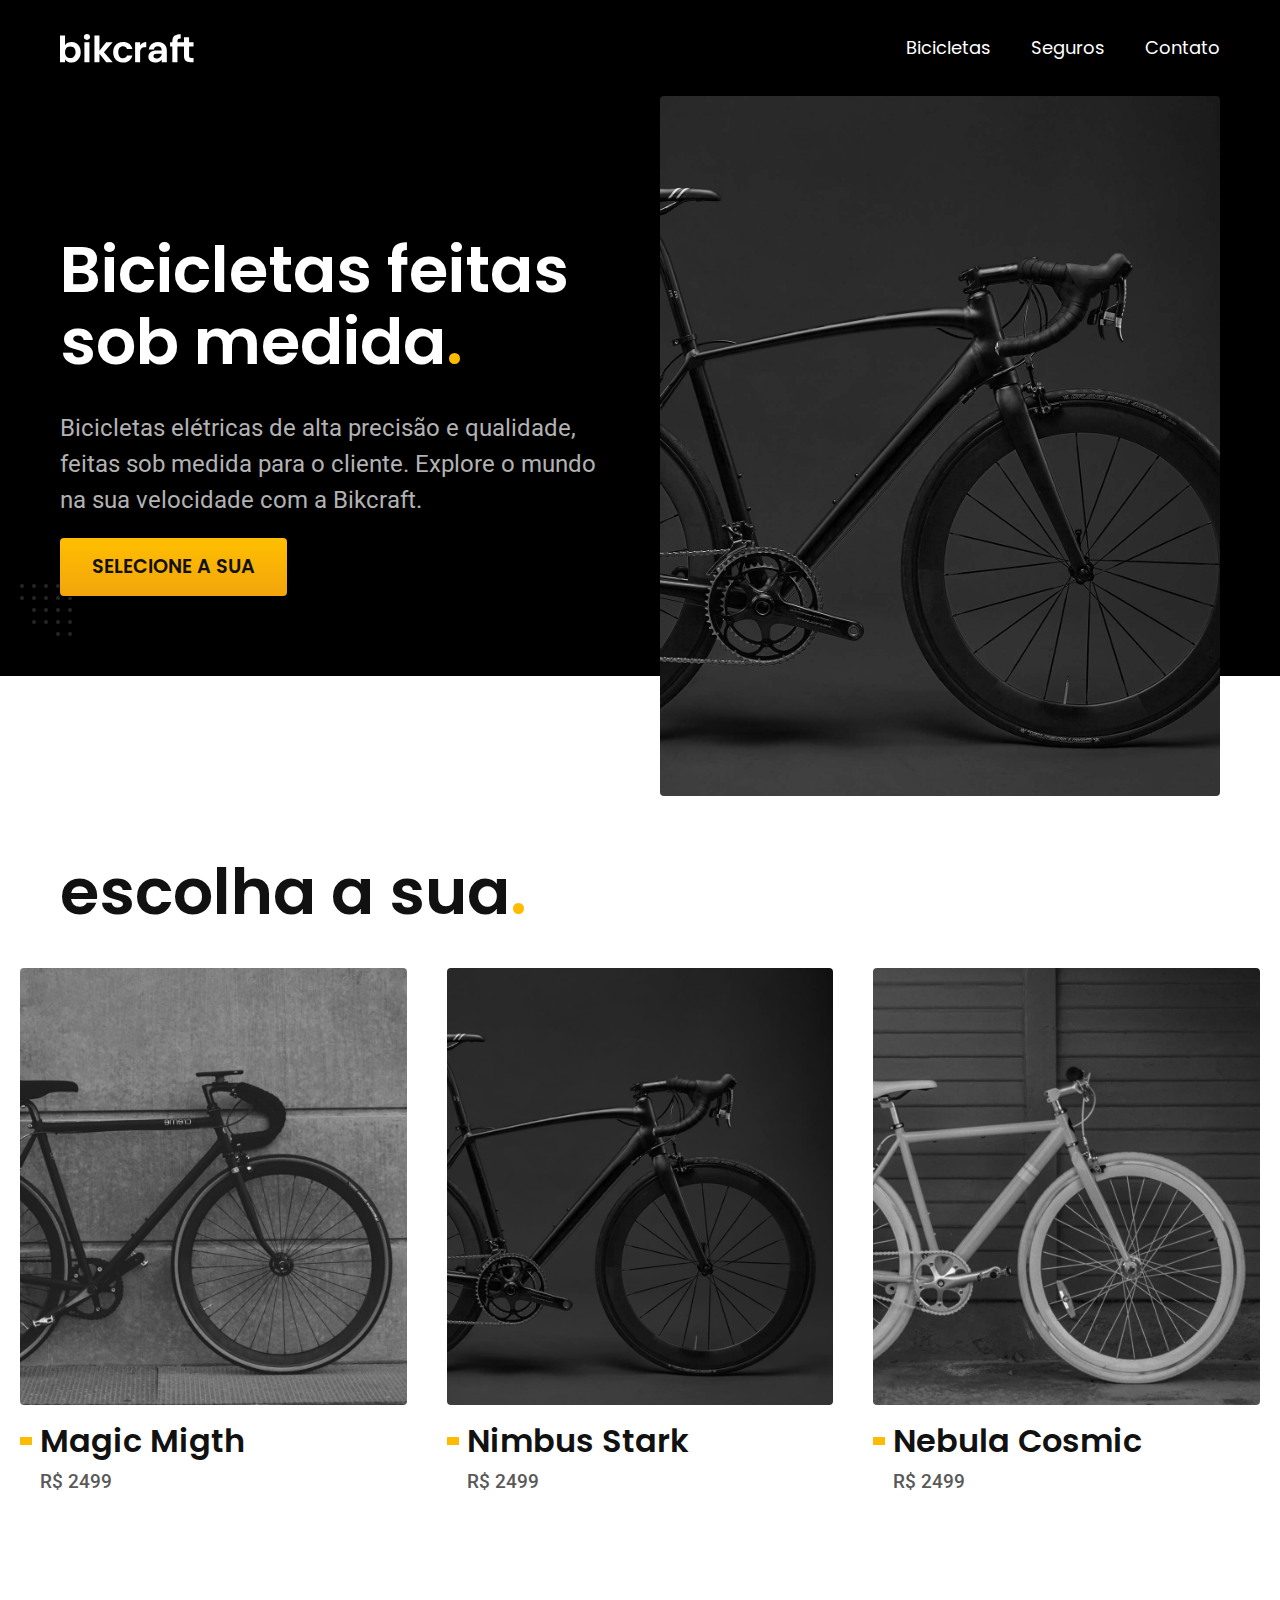
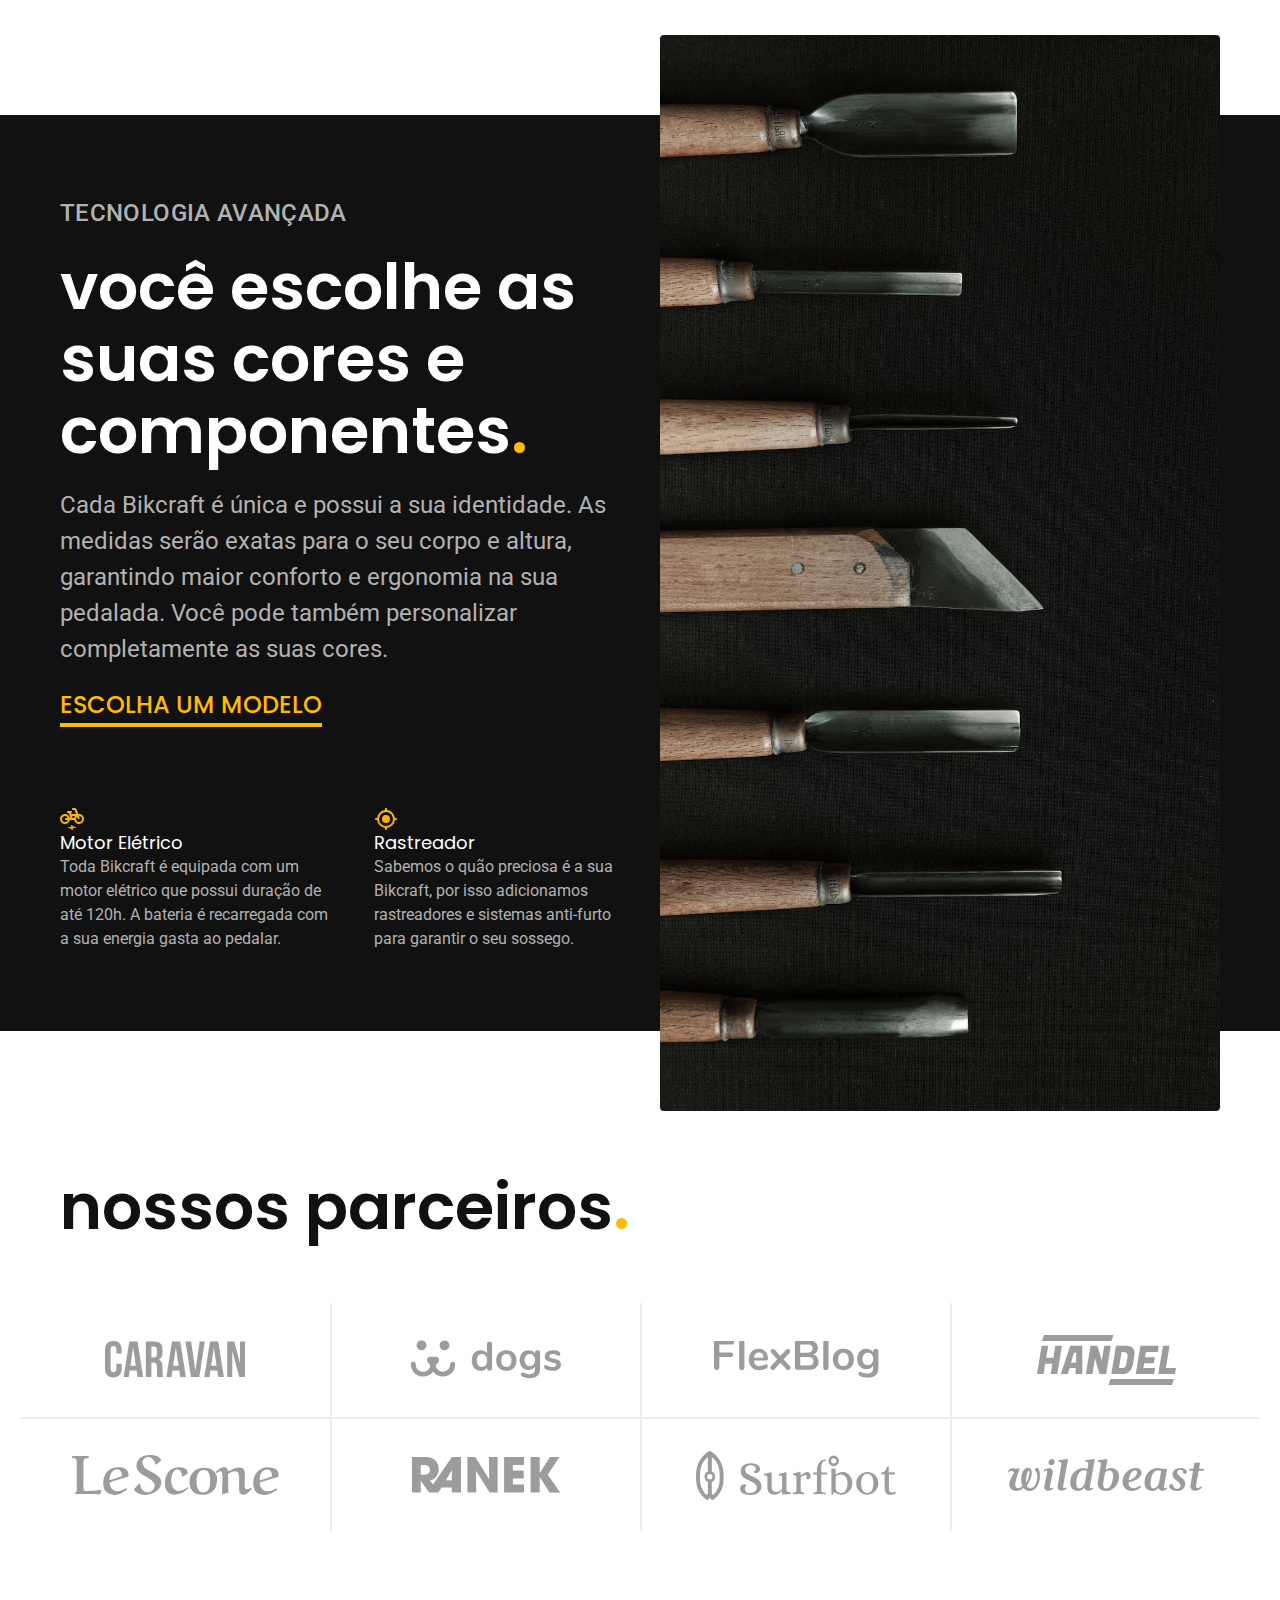
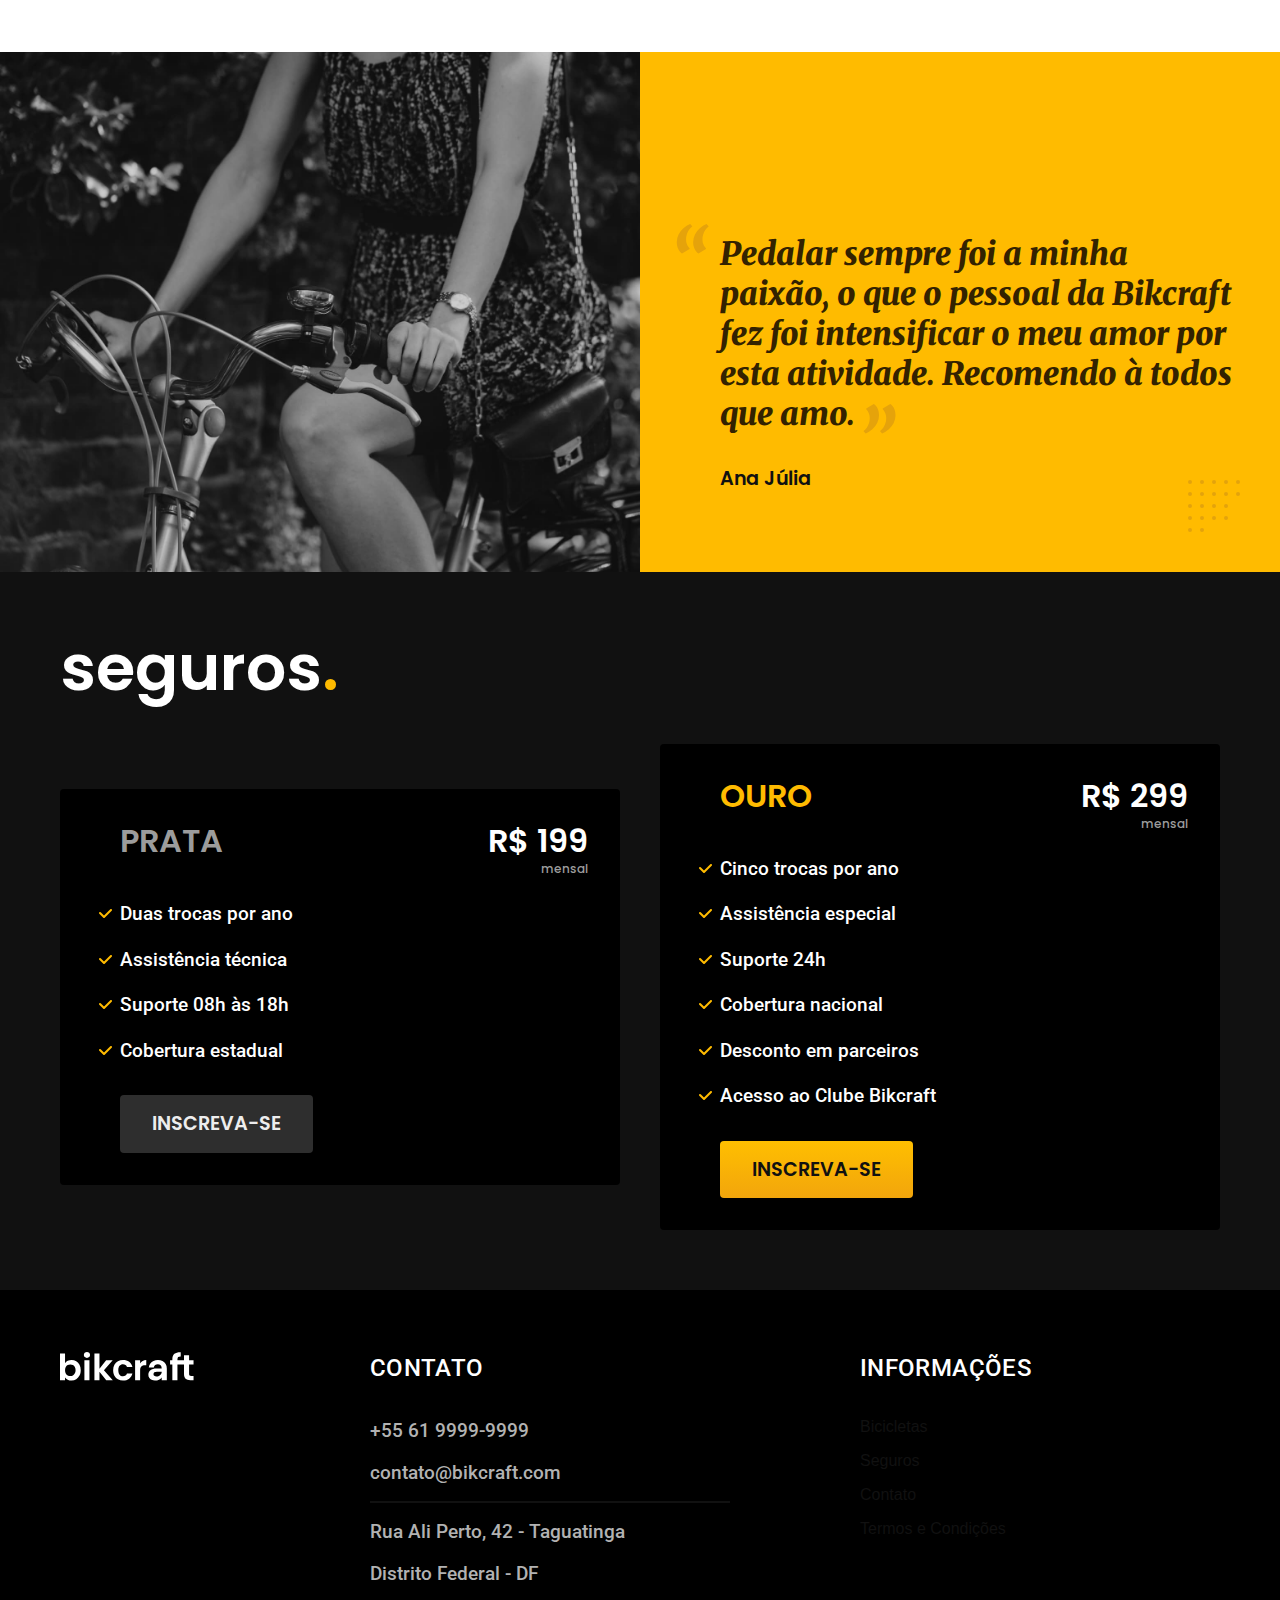
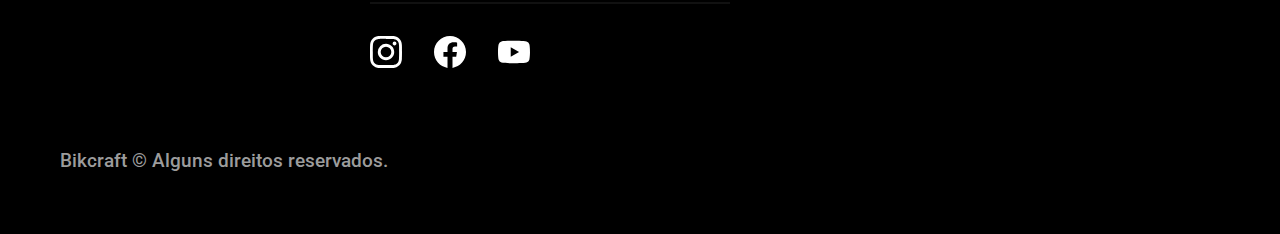
<file: index.html>
<!DOCTYPE html>
<html lang="pt-br">

<head>
  <meta charset="UTF-8">
  <meta name="viewport" content="width=device-width, initial-scale=1.0">
  <title>Bikcraft - Bicicletas Elétricas</title>
  <meta name="description" content="Bicicletas Elétricas de alta precisão e qualidade feitas sob medida para o cliente. Explore o mundo na sua velociade com Bikcraft">

  <link rel="icon" href="./favicon.svg" type="image/svg+xml">
  <link rel="preload" href="./css/style.min.css" as="style">
  <link rel="stylesheet" href="./css/style.min.css">
  <link rel="preconnect" href="https://fonts.googleapis.com">
  <link rel="preconnect" href="https://fonts.gstatic.com" crossorigin>
  <link href="https://fonts.googleapis.com/css2?family=Merriweather:ital,wght@1,900&family=Poppins:wght@400;600&family=Roboto:ital,wght@0,500;1,400&display=swap" rel="stylesheet">

  <script>document.documentElement.classList.add('js');</script>
</head>

<body>
  <header class="header-bg">
    <div class="header container">
      <a href="./index.html"><img src="./img/bikcraft.svg" width="136" height="32" alt="bikcraft"></a>
      <nav aria-label="primaria">
        <ul class="header-menu font-1-m c0">
          <li><a href="/bicicletas.html">Bicicletas</a></li>
          <li><a href="/seguros.html">Seguros</a></li>
          <li><a href="/contato.html">Contato</a></li>
        </ul>
      </nav>
    </div>
  </header>
  <main class="introducao-bg">
    <div class="introducao container">
      <div class="introducao-conteudo">
        <h1 class="font-1-xxl c0">Bicicletas feitas sob medida<span class="p1">.</span></h1>
        <p class="font-2-l c5">Bicicletas elétricas de alta precisão e qualidade, feitas sob medida para o cliente. Explore o mundo na sua velocidade com a Bikcraft.</p>
        <a class="botao" href="/bicicletas.html">Selecione a sua</a>
      </div>
      <picture>
        <source media="(max-width: 800px)" srcset="./img/bicicletas/nimbus.jpg">
        <img src="./img/fotos/introducao.jpg" width="1280" height="1600" alt="Bicicleta Elterica Preta">
      </picture>


    </div>


  </main>
  <article class="bicicletas-lista">
    <h2 class="container font-1-xxl">escolha a sua<span class="p1">.</h2>
    <ul>
      <li>
        <a href="css/bicicletas/magic.html">
          <img src="./img/bicicletas/magic-home.jpg" width="920" height="1040" alt="Bicicleta magic">
          <h3 class="font-1-xl">Magic Migth</h3>
          <span class="font-2-m c8">R$ 2499</span>
        </a>
      </li>
      <li>
        <a href="css/bicicletas/nimbus.html">
          <img src="./img/bicicletas/nimbus-home.jpg" width="920" height="1040" alt="Bicicleta nimbus">
          <h3 class="font-1-xl">Nimbus Stark</h3>
          <span class="font-2-m c8">R$ 2499</span>
        </a>
      </li>
      <li>
        <a href="css/bicicletas/magic.html">
          <img src="./img/bicicletas/nebula-home.jpg" width="920" height="1040" alt="Bicicleta nebula">
          <h3 class="font-1-xl">Nebula Cosmic</h3>
          <span class="font-2-m c8">R$ 2499</span>
        </a>
      </li>
    </ul>
  </article>
  <article class="tecnologia-bg">
    <div class="tecnologia container">
      <div class="tecnologia-conteudo">
        <span class="font-2-l-b c5">Tecnologia Avançada</span>
        <h2 class="font-1-xxl c0">você escolhe as suas cores e componentes<span class="p1">.</span></h2>
        <p class="font-2-l c5">Cada Bikcraft é única e possui a sua identidade. As medidas serão exatas para o seu corpo e altura, garantindo maior conforto e ergonomia na sua pedalada. Você pode também personalizar completamente as suas cores.</p>
        <a class="link" href="./bicicletas.html">Escolha um modelo</a>
        <div class="tecnologia-vantagem">
          <div>
            <img src="./img/icones/eletrica.svg" width="24" height="24" alt="eletrica">
            <h3 class="font-1-m c0">Motor Elétrico</h3>
            <p class="font-2-s c5">Toda Bikcraft é equipada com um motor elétrico que possui duração de até 120h. A bateria é recarregada com a sua energia gasta ao pedalar.</p>
          </div>
          <div>
            <img src="./img/icones/rastreador.svg" width="24" height="24" alt="rastreador">
            <h3 class="font-1-m c0">Rastreador</h3>
            <p class="font-2-s c5">Sabemos o quão preciosa é a sua Bikcraft, por isso adicionamos rastreadores e sistemas anti-furto para garantir o seu sossego.</p>
          </div>
        </div>
      </div>
      <div class="tecnologia-imagem">
        <img src="./img/fotos/tecnologia.jpg" alt="">
      </div>
    </div>
  </article>

  <section class="parceiros" aria-label="Nossos Parceiros">
    <h2 class="container font-1-xxl">nossos parceiros<span class="p1">.</h2>

    <ul>
      <li><img src="./img/parceiros/caravan.svg" width="140" height="38" alt="caravan"></li>
      <li><img src="./img/parceiros/dogs.svg" width="152" height="39" alt="dogs"></li>
      <li><img src="./img/parceiros/flexblog.svg" width="165" height="38" alt="flexblog"></li>
      <li><img src="./img/parceiros/handel.svg" width="139" height="50" alt="handel"></li>
      <li><img src="./img/parceiros/lescone.svg" width="208" height="41" alt="lescone"></li>
      <li><img src="./img/parceiros/ranek.svg" width="149" height="36" alt="ranek"></li>
      <li><img src="./img/parceiros/surfbot.svg" width="200" height="49" alt="surfbot"></li>
      <li><img src="./img/parceiros/wildbeast.svg" width="196" height="34" alt="wildbeast"></li>
    </ul>
  </section>

  <section class="depoimento" aria-label="Depoimento">
    <div>
      <img src="./img/fotos/depoimento.jpg" width="1560" height="1360" alt="Pessoa pedalando uma Bicicleta bikcraft">
    </div>
    <div class="depoimento-conteudo">
      <blockquote class="font-1-xl p5">
        <p>Pedalar sempre foi a minha paixão, o que o pessoal da Bikcraft fez foi intensificar o meu amor por esta atividade. Recomendo à todos que amo.</p>
      </blockquote>
      <span class="font-1-m-b">Ana Júlia</span>
    </div>
  </section>

  <article class="seguros-bg">
    <div class="seguros container">
      <h2 class="font-1-xxl c0">seguros<span class="p1">.</span></h2>
      <div class="seguros-item">
        <h3 class="font-1-xl c6">PRATA</h3>
        <span class="font-1-xl c0">R$ 199<span class="font-1-xs c6">mensal</span></span>
        <ul class="font-2-m c0">
          <li>Duas trocas por ano</li>
          <li>Assistência técnica</li>
          <li>Suporte 08h às 18h</li>
          <li>Cobertura estadual</li>
        </ul>
        <a class="botao secundario" href="./orcamento.html">Inscreva-se</a>
      </div>
      <div class="seguros-item">
        <h3 class="font-1-xl p1">OURO</h3>
        <span class="font-1-xl c0">R$ 299<span class="font-1-xs c6">mensal</span></span>
        <ul class="font-2-m c0">
          <li>Cinco trocas por ano</li>
          <li>Assistência especial</li>
          <li>Suporte 24h</li>
          <li>Cobertura nacional</li>
          <li>Desconto em parceiros</li>
          <li>Acesso ao Clube Bikcraft</li>
        </ul>
        <a class="botao" href="./orcamento.html">Inscreva-se</a>
      </div>
    </div>
  </article>
  <footer class="footer-bg">
    <div class="footer container">
      <img src="./img/bikcraft.svg" alt="Bikcraft">
      <div class="footer-contato">
        <h3 class="font-2-l-b c0">Contato</h3>
        <ul class="font-2-m c5">
          <li>+55 61 9999-9999</li>
          <li>contato@bikcraft.com</li>
          <li>Rua Ali Perto, 42 - Taguatinga</li>
          <li>Distrito Federal - DF</li>
        </ul>
        <div class="footer-redes">
          <a href="./"><img src="./img/redes/instagram.svg" width="32" height="32" alt="Instagram"></a>
          <a href="./"><img src="./img/redes/facebook.svg" width="32" height="32" alt="Facebook"></a>
          <a href="./"><img src="./img/redes/youtube.svg" width="32" height="32" alt="Youtube"></a>
        </div>
      </div>
      <div class="footer-informacoes">
        <h3 class="font-2-l-b c0">Informações</h3>
        <nav>
          <ul>
            <li><a href="./bicicletas.html">Bicicletas</a></li>
            <li><a href="./seguros.html">Seguros</a></li>
            <li><a href="./contato.html">Contato</a></li>
            <li><a href="./termos.html">Termos e Condições</a></li>
          </ul>
        </nav>
      </div>
      <p class="font-2-m c6 footer-copy">Bikcraft © Alguns direitos reservados.</p>
    </div>
  </footer>
  <script src="./js/script.js"></script>
</body>


</html>
</file>
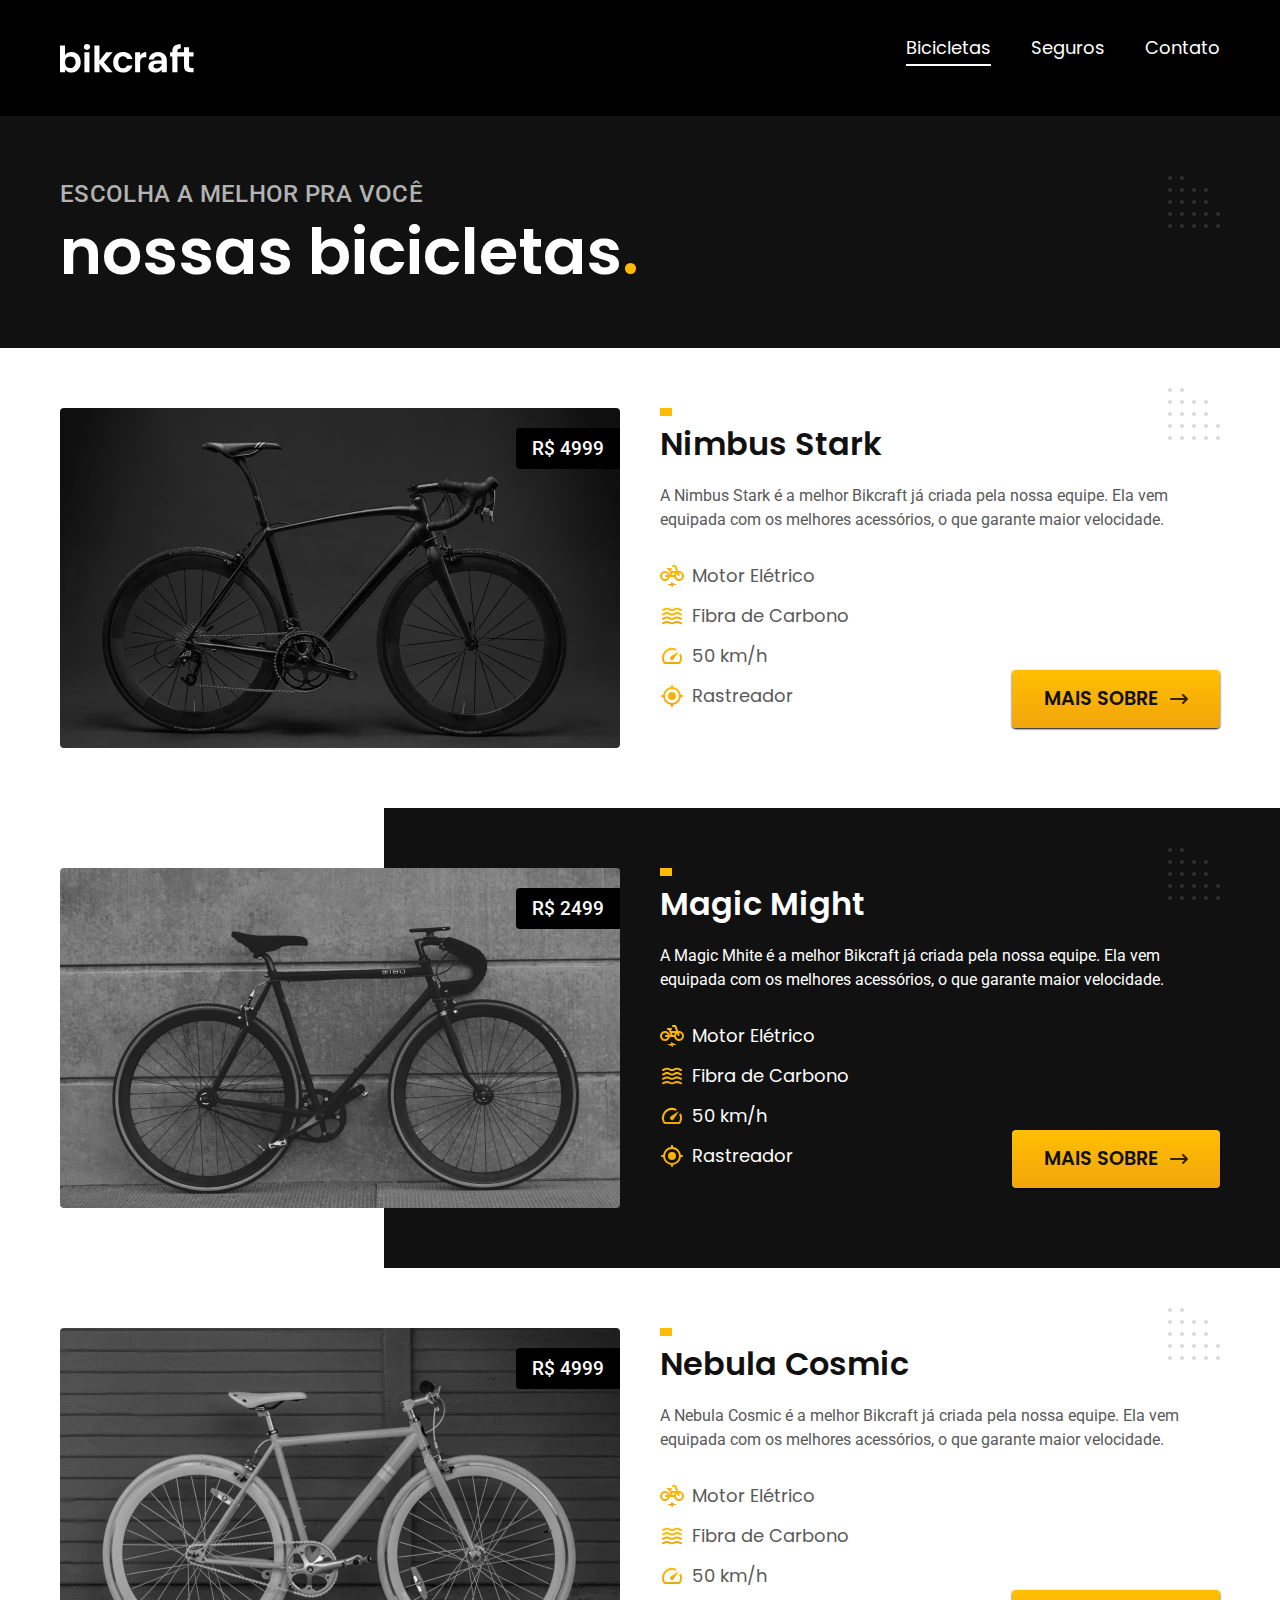
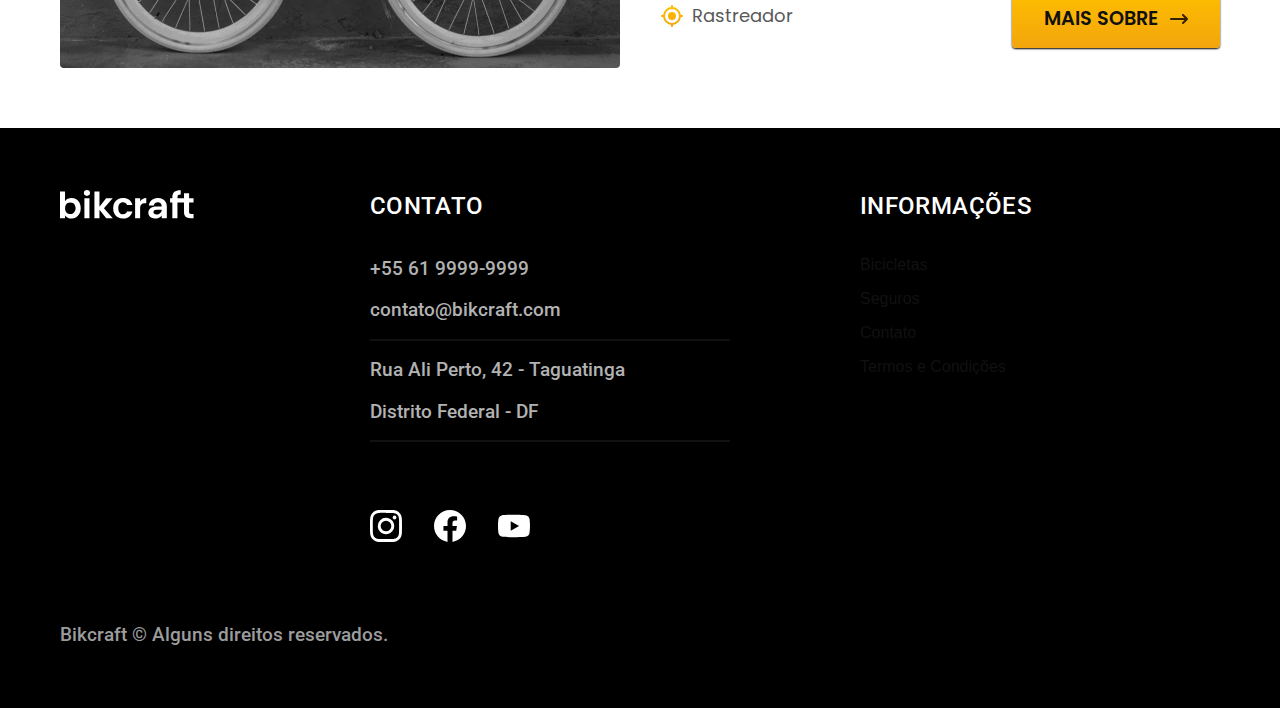
<file: bicicletas.html>
<!DOCTYPE html>
<html lang="pt-br">

<head>
  <meta charset="UTF-8">
  <meta name="viewport" content="width=device-width, initial-scale=1.0">
  <title>Bicicletas | Bikcraft</title>
  <meta name="description" content="Escolha a melhor pra você">

  <link rel="icon" href="./favicon.svg" type="image/svg+xml">
  <link rel="preload" href="./css/style.min.css" as="style">
  <link rel="stylesheet" href="./css/style.min.css">
  <link rel="preconnect" href="https://fonts.googleapis.com">
  <link rel="preconnect" href="https://fonts.gstatic.com" crossorigin>
  <link href="https://fonts.googleapis.com/css2?family=Merriweather:ital,wght@1,900&family=Poppins:wght@400;600&family=Roboto:ital,wght@0,500;1,400&display=swap" rel="stylesheet">
</head>

<body id="bicicletas">
  <header class="header-bg">
    <div class="header container">
      <a href="./index.html"><img src="./img/bikcraft.svg" alt="bikcraft"></a>
      <nav aria-label="primaria">
        <ul class="header-menu font-1-m c0">
          <li><a href="./bicicletas.html">Bicicletas</a></li>
          <li><a href="./seguros.html">Seguros</a></li>
          <li><a href="./contato.html">Contato</a></li>
        </ul>
      </nav>
    </div>
  </header>

  <main>
    <div class="titulo-bg">
      <div class="titulo container">
        <p class="font-2-l-b c5">Escolha a melhor pra você</p>
        <h1 class="font-1-xxl c0">nossas bicicletas<span class="p1">.</span></h1>
      </div>
    </div>

    <div class="bicicletas container">
      <div class="bicicletas-imagem">
        <img src="./img/bicicletas/nimbus.jpg" alt="Bicicleta Preta">
        <span class="font-2-m c0">R$ 4999</span>
      </div>
      <div class="bicicletas-conteudo">
        <h2 class="font-1-xl">Nimbus Stark</h2>
        <p class="font-2-s c8">A Nimbus Stark é a melhor Bikcraft já criada pela nossa equipe. Ela vem equipada com os melhores acessórios, o que garante maior velocidade.</p>

        <ul class="font-1-m c8">
          <li><img src="./img/icones/eletrica.svg" alt="">Motor Elétrico</li>
          <li><img src="./img/icones/carbono.svg" alt="">Fibra de Carbono</li>
          <li><img src="./img/icones/velocidade.svg" alt="">50 km/h</li>
          <li><img src="./img/icones/rastreador.svg" alt="">Rastreador</li>
        </ul>
        <a class="botao seta" href="./css/bicicletas/nimbus.html">Mais Sobre</a>
      </div>
    </div>

    <div class="bicicletas-bg">
      <div class="bicicletas container">
        <div class="bicicletas-imagem">
          <img src="./img/bicicletas/magic.jpg" alt="Bicicleta Preta">
          <span class="font-2-m c0">R$ 2499</span>
        </div>
        <div class="bicicletas-conteudo">
          <h2 class="font-1-xl c0">Magic Might</h2>
          <p class="font-2-s c0">A Magic Mhite é a melhor Bikcraft já criada pela nossa equipe. Ela vem equipada com os melhores acessórios, o que garante maior velocidade.</p>

          <ul class="font-1-m c0">
            <li><img src="./img/icones/eletrica.svg" alt="">Motor Elétrico</li>
            <li><img src="./img/icones/carbono.svg" alt="">Fibra de Carbono</li>
            <li><img src="./img/icones/velocidade.svg" alt="">50 km/h</li>
            <li><img src="./img/icones/rastreador.svg" alt="">Rastreador</li>
          </ul>
          <a class="botao seta" href="./css/bicicletas/magic.html">Mais Sobre</a>
        </div>
      </div>
    </div>

    <div class="bicicletas container">
      <div class="bicicletas-imagem">
        <img src="./img/bicicletas/nebula.jpg" alt="Bicicleta Preta">
        <span class="font-2-m c0">R$ 4999</span>
      </div>
      <div class="bicicletas-conteudo">
        <h2 class="font-1-xl">Nebula Cosmic</h2>
        <p class="font-2-s c8">A Nebula Cosmic é a melhor Bikcraft já criada pela nossa equipe. Ela vem equipada com os melhores acessórios, o que garante maior velocidade.</p>

        <ul class="font-1-m c8">
          <li><img src="./img/icones/eletrica.svg" alt="">Motor Elétrico</li>
          <li><img src="./img/icones/carbono.svg" alt="">Fibra de Carbono</li>
          <li><img src="./img/icones/velocidade.svg" alt="">50 km/h</li>
          <li><img src="./img/icones/rastreador.svg" alt="">Rastreador</li>
        </ul>
        <a class="botao seta" href="./css/bicicletas/nebula.html">Mais Sobre</a>
      </div>
    </div>
  </main>

  <footer class="footer-bg">
    <div class="footer container">
      <img src="./img/bikcraft.svg" alt="Bikcraft">
      <div class="footer-contato">
        <h3 class="font-2-l-b c0">Contato</h3>
        <ul class="font-2-m c5">
          <li>+55 61 9999-9999</li>
          <li>contato@bikcraft.com</li>
          <li>Rua Ali Perto, 42 - Taguatinga</li>
          <li>Distrito Federal - DF</li>
        </ul>
        <div class="footer-redes">
          <a href="./"><img src="./img/redes/instagram.svg" alt="Instagram"></a>
          <a href="./"><img src="./img/redes/facebook.svg" alt="Facebook"></a>
          <a href="./"><img src="./img/redes/youtube.svg" alt="Youtube"></a>
        </div>
      </div>
      <div class="footer-informacoes">
        <h3 class="font-2-l-b c0">Informações</h3>
        <nav>
          <ul>
            <li><a href="./bicicletas.html">Bicicletas</a></li>
            <li><a href="./seguros.html">Seguros</a></li>
            <li><a href="./contato.html">Contato</a></li>
            <li><a href="./termos.html">Termos e Condições</a></li>
          </ul>
        </nav>
      </div>
      <p class="font-2-m c6 footer-copy">Bikcraft © Alguns direitos reservados.</p>
    </div>
  </footer>
  <script src="./js/script.js"></script>
</body>

</html>
</file>
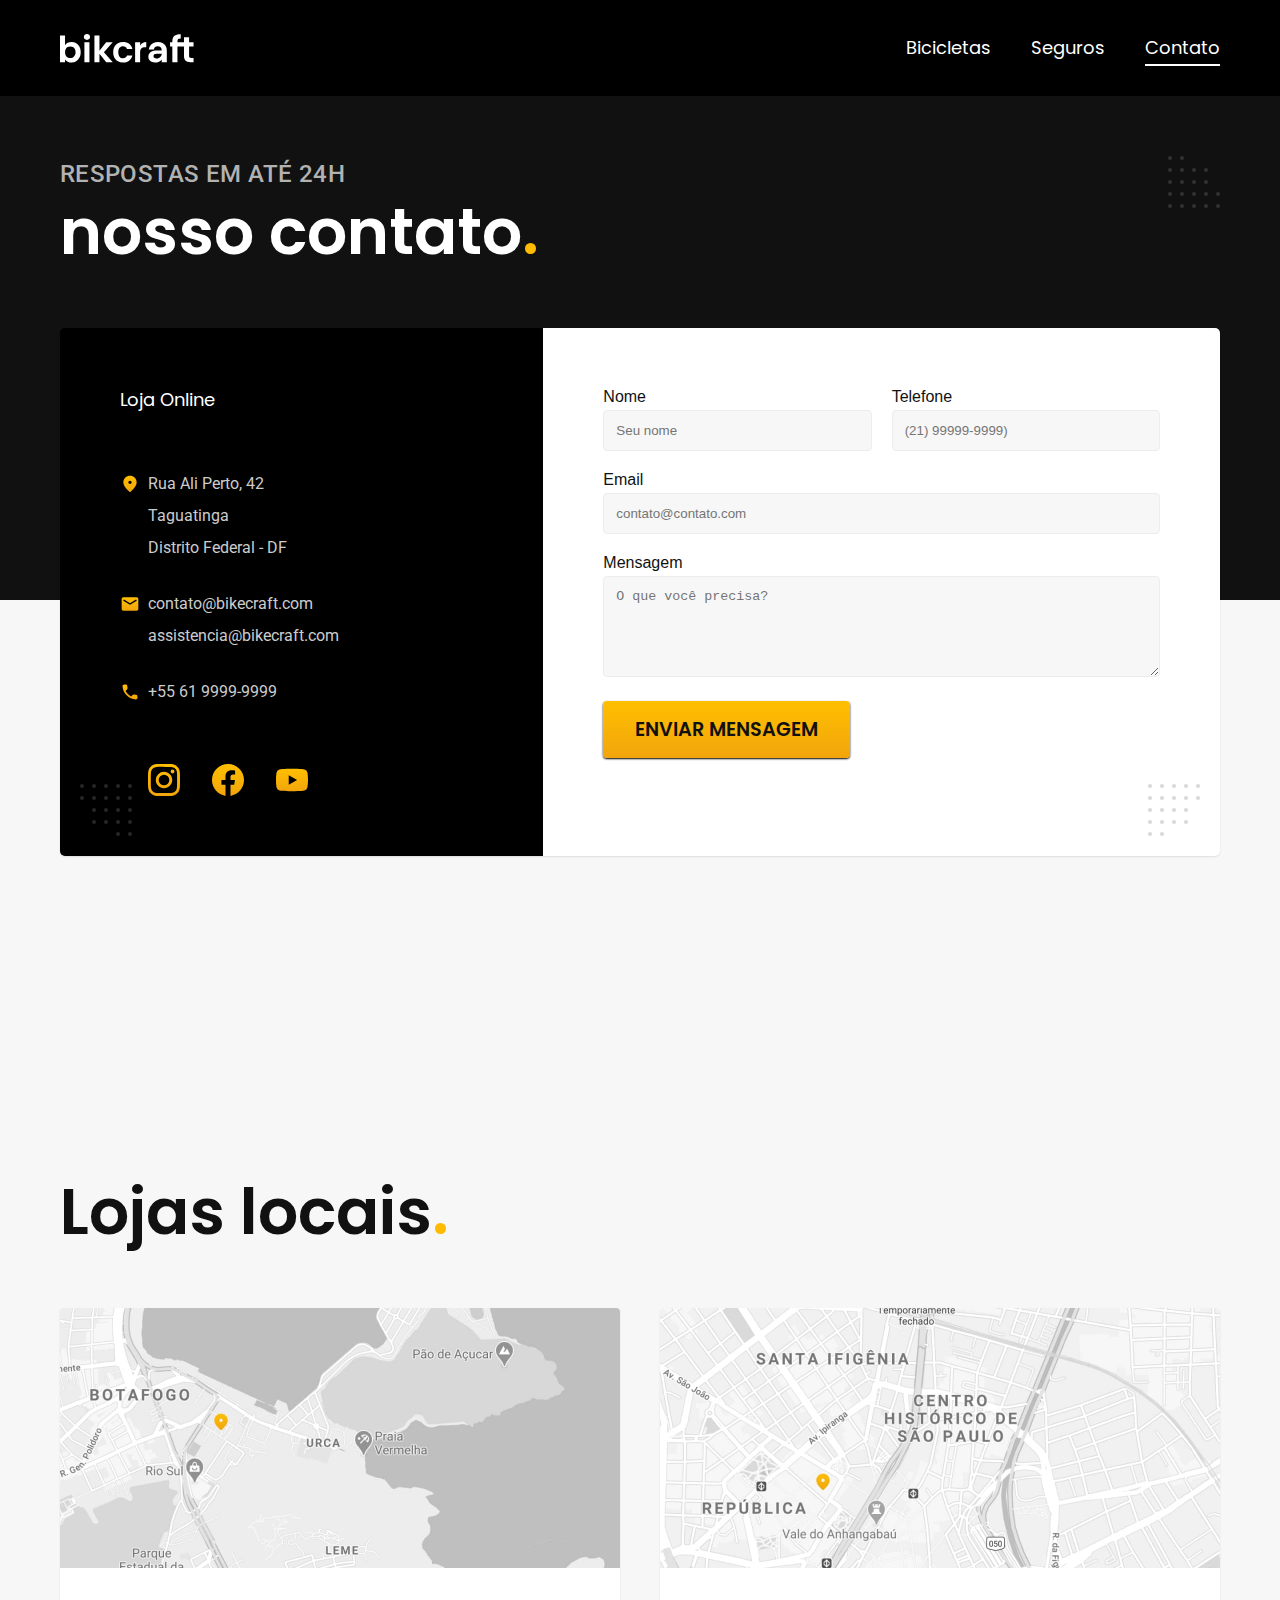
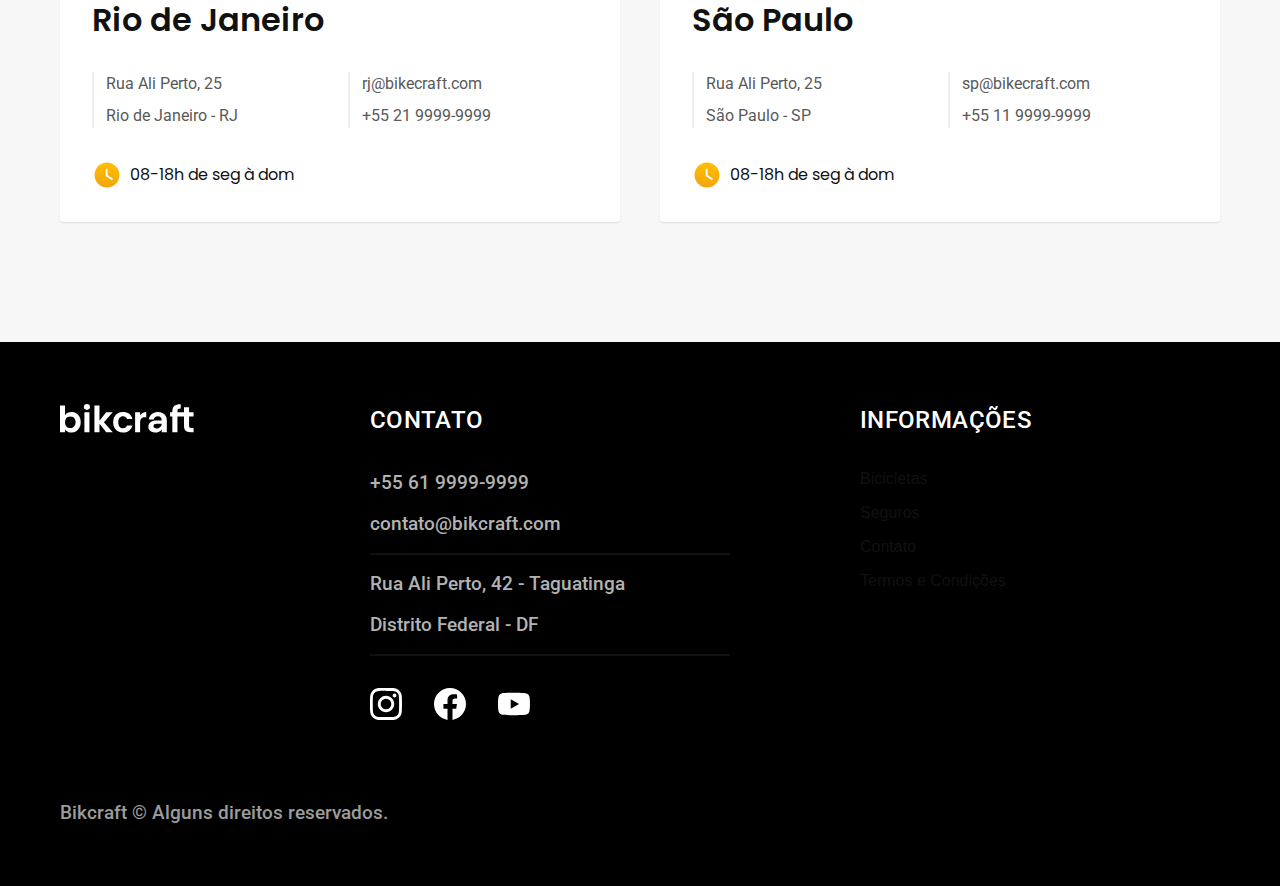
<file: contato.html>
<!DOCTYPE html>
<html lang="pt-br">

<head>
  <meta charset="UTF-8">
  <meta name="viewport" content="width=device-width, initial-scale=1.0">
  <title>Contato | Bikcraft</title>
  <meta name="description" content="Contato">

  <link rel="icon" href="./favicon.svg" type="image/svg+xml">
  <link rel="preload" href="./css/style.min.css" as="style">
  <link rel="stylesheet" href="./css/style.min.css">
  <link rel="preconnect" href="https://fonts.googleapis.com">
  <link rel="preconnect" href="https://fonts.gstatic.com" crossorigin>
  <link href="https://fonts.googleapis.com/css2?family=Merriweather:ital,wght@1,900&family=Poppins:wght@400;600&family=Roboto:ital,wght@0,500;1,400&display=swap" rel="stylesheet">



</head>

<body id="contato">
  <header class="header-bg">
    <div class="header container">
      <a href="./index.html"><img src="./img/bikcraft.svg" width="136" height="32" alt="bikcraft"></a>
      <nav aria-label="primaria">
        <ul class="header-menu font-1-m c0">
          <li><a href="./bicicletas.html">Bicicletas</a></li>
          <li><a href="./seguros.html">Seguros</a></li>
          <li><a href="./contato.html">Contato</a></li>
        </ul>
      </nav>
    </div>
  </header>
  <main>
    <div class="titulo-bg">
      <div class="titulo container">
        <p class="font-2-l-b c5">Respostas em até 24h</p>
        <h1 class="font-1-xxl c0">nosso contato<span class="p1">.</span></h1>
      </div>
    </div>
    <div class="contato container">
      <section class="contato-dados" aria-label="Endereço">
        <h2 class="font-1-m c0">Loja Online</h2>
        <div class="contato-endereco font-2-s c4">
          <p>Rua Ali Perto, 42</p>
          <p>Taguatinga</p>
          <p>Distrito Federal - DF</p>
        </div>
        <address class="contato-meios font-2-s c4">
          <a href="mailto:contato@bikecraft.com">contato@bikecraft.com</a>
          <a href="mailto:assistencia@bikecraft.com">assistencia@bikecraft.com</a>
          <a href="tel:+556199999999">+55 61 9999-9999</a>
        </address>
        <div class="contato-redes">
          <a href="./"><img src="./img/redes/instagram-p.svg" width="32" height="32" alt="Instagram"></a>
          <a href="./"><img src="./img/redes/facebook-p.svg" width="32" height="32" alt="Facebook"></a>
          <a href="./"><img src="./img/redes/youtube-p.svg" width="32" height="32" alt="Youtube"></a>
        </div>
      </section>
      <section class="contato-formulario" aria-label="Formulário">
        <form class="form" action="./contato.html">
          <div>
            <label for="nome">Nome</label>
            <input type="text" id="nome" name="nome" placeholder="Seu nome">
          </div>
          <div>
            <label for="telefone">Telefone</label>
            <input type="text" id="telefone" name="telefone" placeholder="(21) 99999-9999)">
          </div>
          <div class="col-2">
            <label for="email">Email</label>
            <input type="email" id="email" name="email" placeholder="contato@contato.com">
          </div>
          <div class="col-2">
            <label for="mensagem">Mensagem</label>
            <textarea rows="5" id="mensagem" name="mensagem" placeholder="O que você precisa?"></textarea>
          </div>
          <button class="botao col-2">Enviar Mensagem</button>
        </form>

      </section>
    </div>
  </main>

  <article class="lojas container">
    <h2 class="font-1-xxl">Lojas locais<span class="p1">.</span></h2>
    <div class="lojas-item">
      <img src="./img/lojas/rj.jpg" width="1120" height="520" alt="mapa marcando o endereço rua ali perto, 25 - Rio de Janeiro - RJ">
      <div class="lojas-conteudo">
        <h3 class="font-1-xl">Rio de Janeiro</h3>
        <div class="lojas-dados font-2-s c8">
          <p>Rua Ali Perto, 25</p>
          <p>Rio de Janeiro - RJ</p>
        </div>
        <div class="lojas-dados font-2-s c8">
          <a href="mailto:rj@bikecraft.com">rj@bikecraft.com</a>
          <a href="tel:+552199999999">+55 21 9999-9999</a>
        </div>
        <p class="lojas-tempo font-1-s"> <img src="./img/icones/horario.svg" width="30" height="20" alt=""> 08-18h de seg à dom</p>
      </div>
    </div>
    <div class="lojas-item">
      <img src="./img/lojas/sp.jpg" width="1120" height="520" alt="mapa marcando o endereço rua ali perto, 25 - São Paulo - SP">
      <div class="lojas-conteudo">
        <h3 class="font-1-xl">São Paulo</h3>
        <div class="lojas-dados font-2-s c8">
          <p>Rua Ali Perto, 25</p>
          <p>São Paulo - SP</p>
        </div>
        <div class="lojas-dados font-2-s c8">
          <a href="mailto:sp@bikecraft.com">sp@bikecraft.com</a>
          <a href="tel:+551199999999">+55 11 9999-9999</a>
        </div>
        <p class="lojas-tempo font-1-s"> <img src="./img/icones/horario.svg" width="30" height="20" alt=""> 08-18h de seg à dom</p>
      </div>
    </div>
  </article>

  <footer class="footer-bg">
    <div class="footer container">
      <img src="./img/bikcraft.svg" alt="Bikcraft">
      <div class="footer-contato">
        <h3 class="font-2-l-b c0">Contato</h3>
        <ul class="font-2-m c5">
          <li>+55 61 9999-9999</li>
          <li>contato@bikcraft.com</li>
          <li>Rua Ali Perto, 42 - Taguatinga</li>
          <li>Distrito Federal - DF</li>
        </ul>
        <div class="footer-redes">
          <a href="./"><img src="./img/redes/instagram.svg" width="32" height="32" alt="Instagram"></a>
          <a href="./"><img src="./img/redes/facebook.svg" width="32" height="32" alt="Facebook"></a>
          <a href="./"><img src="./img/redes/youtube.svg" width="32" height="32" alt="Youtube"></a>
        </div>
      </div>
      <div class="footer-informacoes">
        <h3 class="font-2-l-b c0">Informações</h3>
        <nav>
          <ul>
            <li><a href="./bicicletas.html">Bicicletas</a></li>
            <li><a href="./seguros.html">Seguros</a></li>
            <li><a href="./contato.html">Contato</a></li>
            <li><a href="./termos.html">Termos e Condições</a></li>
          </ul>
        </nav>
      </div>
      <p class="font-2-m c6 footer-copy">Bikcraft © Alguns direitos reservados.</p>
    </div>
  </footer>
  <script src="./js/script.js"></script>
</body>

</html>
</file>
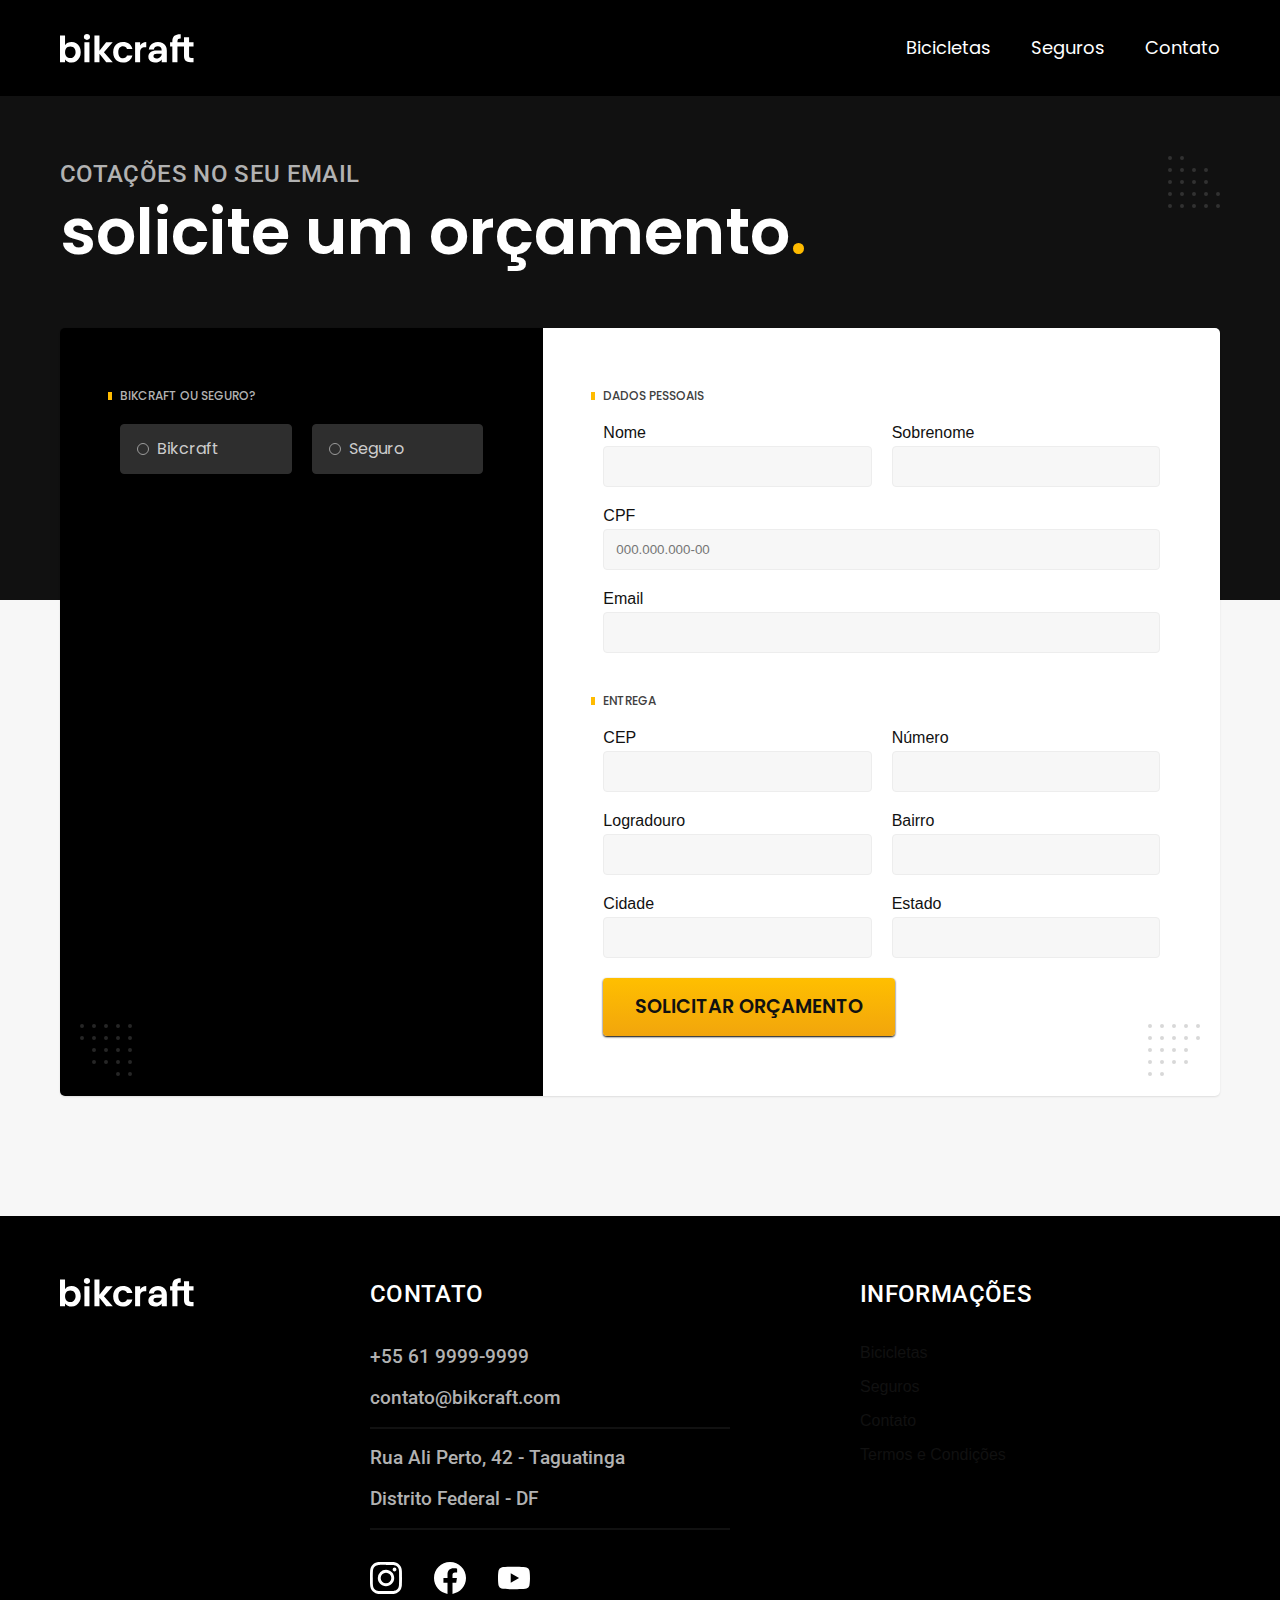
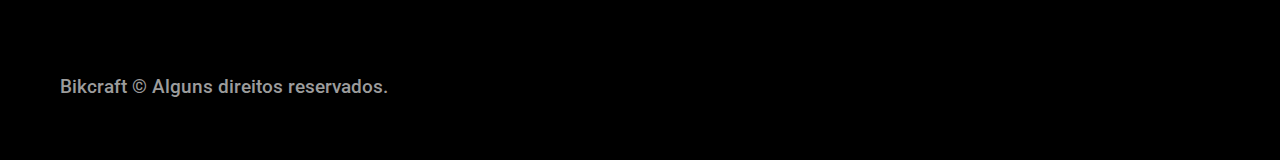
<file: orcamento.html>
<!DOCTYPE html>
<html lang="pt-br">

<head>
  <meta charset="UTF-8">
  <meta name="viewport" content="width=device-width, initial-scale=1.0">
  <title>Orçamento | Bikcraft</title>
  <meta name="description" content="Orçamento.">

  <link rel="icon" href="./favicon.svg" type="image/svg+xml">
  <link rel="preload" href="./css/style.min.css" as="style">
  <link rel="stylesheet" href="./css/style.min.css">
  <link rel="preconnect" href="https://fonts.googleapis.com">
  <link rel="preconnect" href="https://fonts.gstatic.com" crossorigin>
  <link href="https://fonts.googleapis.com/css2?family=Merriweather:ital,wght@1,900&family=Poppins:wght@400;600&family=Roboto:ital,wght@0,500;1,400&display=swap" rel="stylesheet">



</head>

<body id="orcamento">
  <header class="header-bg">
    <div class="header container">
      <a href="./index.html"><img src="./img/bikcraft.svg" alt="bikcraft"></a>
      <nav aria-label="primaria">
        <ul class="header-menu font-1-m c0">
          <li><a href="./bicicletas.html">Bicicletas</a></li>
          <li><a href="./seguros.html">Seguros</a></li>
          <li><a href="./contato.html">Contato</a></li>
        </ul>
      </nav>
    </div>
  </header>
  <main>
    <div class="titulo-bg">
      <div class="titulo container">
        <p class="font-2-l-b c5">Cotações no seu email</p>
        <h1 class="font-1-xxl c0">solicite um orçamento<span class="p1">.</span></h1>
      </div>
    </div>

    <form class="orcamento container" action="./">
      <div class="orcamento-produto">
        <h2 class="font-1-xs c5">Bikcraft ou Seguro?</h2>

        <input type="radio" name="tipo" value="bikcraft" id="bikcraft">
        <label for="bikcraft">Bikcraft</label>

        <input type="radio" name="tipo" value="seguro" id="seguro">
        <label for="seguro">Seguro</label>

        <div class="orcamento-conteudo" id="orcamento-bikcraft">
          <h2 class="font-1-xs c5">Escolha a sua (BIKCRAFT)</h2>

          <input type="radio" name="produto" value="nimbus" id="nimbus">
          <label for="nimbus">Nimbus Stark <span>R$ 4999</span></label>
          <div class="orcamento-detalhes">
            <ul class="font-1-xs c8">
              <li><img src="./img/icones/eletrica.svg" alt="">Motor Elétrico</li>
              <li><img src="./img/icones/carbono.svg" alt="">Fibra de Carbono</li>
              <li><img src="./img/icones/velocidade.svg" alt="">50 km/h</li>
              <li><img src="./img/icones/rastreador.svg" alt="">rastreador</li>
            </ul>
            <img src="img/bicicletas/nimbus.jpg" alt="Bicicleta Preta">
          </div>

          <input type="radio" name="produto" value="magic" id="magic">
          <label for="magic">Magic Might <span>R$ 2499</span></label>
          <div class="orcamento-detalhes">
            <ul class="font-1-xs c8">
              <li><img src="./img/icones/eletrica.svg" alt="">Motor Elétrico</li>
              <li><img src="./img/icones/carbono.svg" alt="">Fibra de Carbono</li>
              <li><img src="./img/icones/velocidade.svg" alt="">50 km/h</li>
              <li><img src="./img/icones/rastreador.svg" alt="">rastreador</li>
            </ul>
            <img src="img/bicicletas/magic.jpg" alt="Bicicleta Preta">
          </div>

          <input type="radio" name="produto" value="nebula" id="nebula">
          <label for="nebula">Nebula Cosmic <span>R$ 3999</span></label>
          <div class="orcamento-detalhes">
            <ul class="font-1-xs c8">
              <li><img src="./img/icones/eletrica.svg" alt="">Motor Elétrico</li>
              <li><img src="./img/icones/carbono.svg" alt="">Fibra de Carbono</li>
              <li><img src="./img/icones/velocidade.svg" alt="">45 km/h</li>
              <li><img src="./img/icones/rastreador.svg" alt="">rastreador</li>
            </ul>
            <img src="img/bicicletas/nebula.jpg" alt="Bicicleta Branca">
          </div>



        </div>

        <div class="orcamento-conteudo" id="orcamento-seguro">
          <h2 class="font-1-xs c5">Escolha o plano</h2>

          <input type="radio" name="produto" value="prata" id="prata">
          <label for="prata">PRATA <span>R$ 199</span></label>

          <input type="radio" name="produto" value="ouro" id="ouro">
          <label for="ouro">OURO <span>R$ 299</span></label>

        </div>
      </div>

      <div class="orcamento-dados form">
        <h2 class="font-1-xs c9 col-2">dados pessoais</h2>
        <div>
          <label for="nome">Nome</label>
          <input type="text" id="nome" name="nome">
        </div>
        <div>
          <label for="sobrenome">Sobrenome</label>
          <input type="text" id="sobrenome" name="sobrenome">
        </div>
        <div class="col-2">
          <label for="cpf">CPF</label>
          <input type="text" id="cpf" name="cpf" placeholder="000.000.000-00">
        </div>
        <div class="col-2">
          <label for="email">Email</label>
          <input type="email" id="email" name="email">
        </div>
        <h2 class="font-1-xs c9 col-2">entrega</h2>
        <div>
          <label for="cep">CEP</label>
          <input type="text" id="cep" name="cep">
        </div>
        <div>
          <label for="numero">Número</label>
          <input type="text" id="numero" name="numero">
        </div>
        <div>
          <label for="logradouro">Logradouro</label>
          <input type="text" id="logradouro" name="logradouro">
        </div>
        <div>
          <label for="bairro">Bairro</label>
          <input type="text" id="bairro" name="bairro">
        </div>
        <div>
          <label for="cidade">Cidade</label>
          <input type="text" id="cidade" name="cidade">
        </div>
        <div>
          <label for="Estado">Estado</label>
          <input type="text" id="Estado" name="Estado">
        </div>
        <button class="botao col-2">Solicitar Orçamento</button>
      </div>
    </form>
  </main>

  <footer class="footer-bg">
    <div class="footer container">
      <img src="./img/bikcraft.svg" alt="Bikcraft">
      <div class="footer-contato">
        <h3 class="font-2-l-b c0">Contato</h3>
        <ul class="font-2-m c5">
          <li>+55 61 9999-9999</li>
          <li>contato@bikcraft.com</li>
          <li>Rua Ali Perto, 42 - Taguatinga</li>
          <li>Distrito Federal - DF</li>
        </ul>
        <div class="footer-redes">
          <a href="./"><img src="./img/redes/instagram.svg" alt="Instagram"></a>
          <a href="./"><img src="./img/redes/facebook.svg" alt="Facebook"></a>
          <a href="./"><img src="./img/redes/youtube.svg" alt="Youtube"></a>
        </div>
      </div>
      <div class="footer-informacoes">
        <h3 class="font-2-l-b c0">Informações</h3>
        <nav>
          <ul>
            <li><a href="./bicicletas.html">Bicicletas</a></li>
            <li><a href="./seguros.html">Seguros</a></li>
            <li><a href="./contato.html">Contato</a></li>
            <li><a href="./termos.html">Termos e Condições</a></li>
          </ul>
        </nav>
      </div>
      <p class="font-2-m c6 footer-copy">Bikcraft © Alguns direitos reservados.</p>
    </div>
  </footer>
  <script src="./js/script.js"></script>
</body>

</html>
</file>
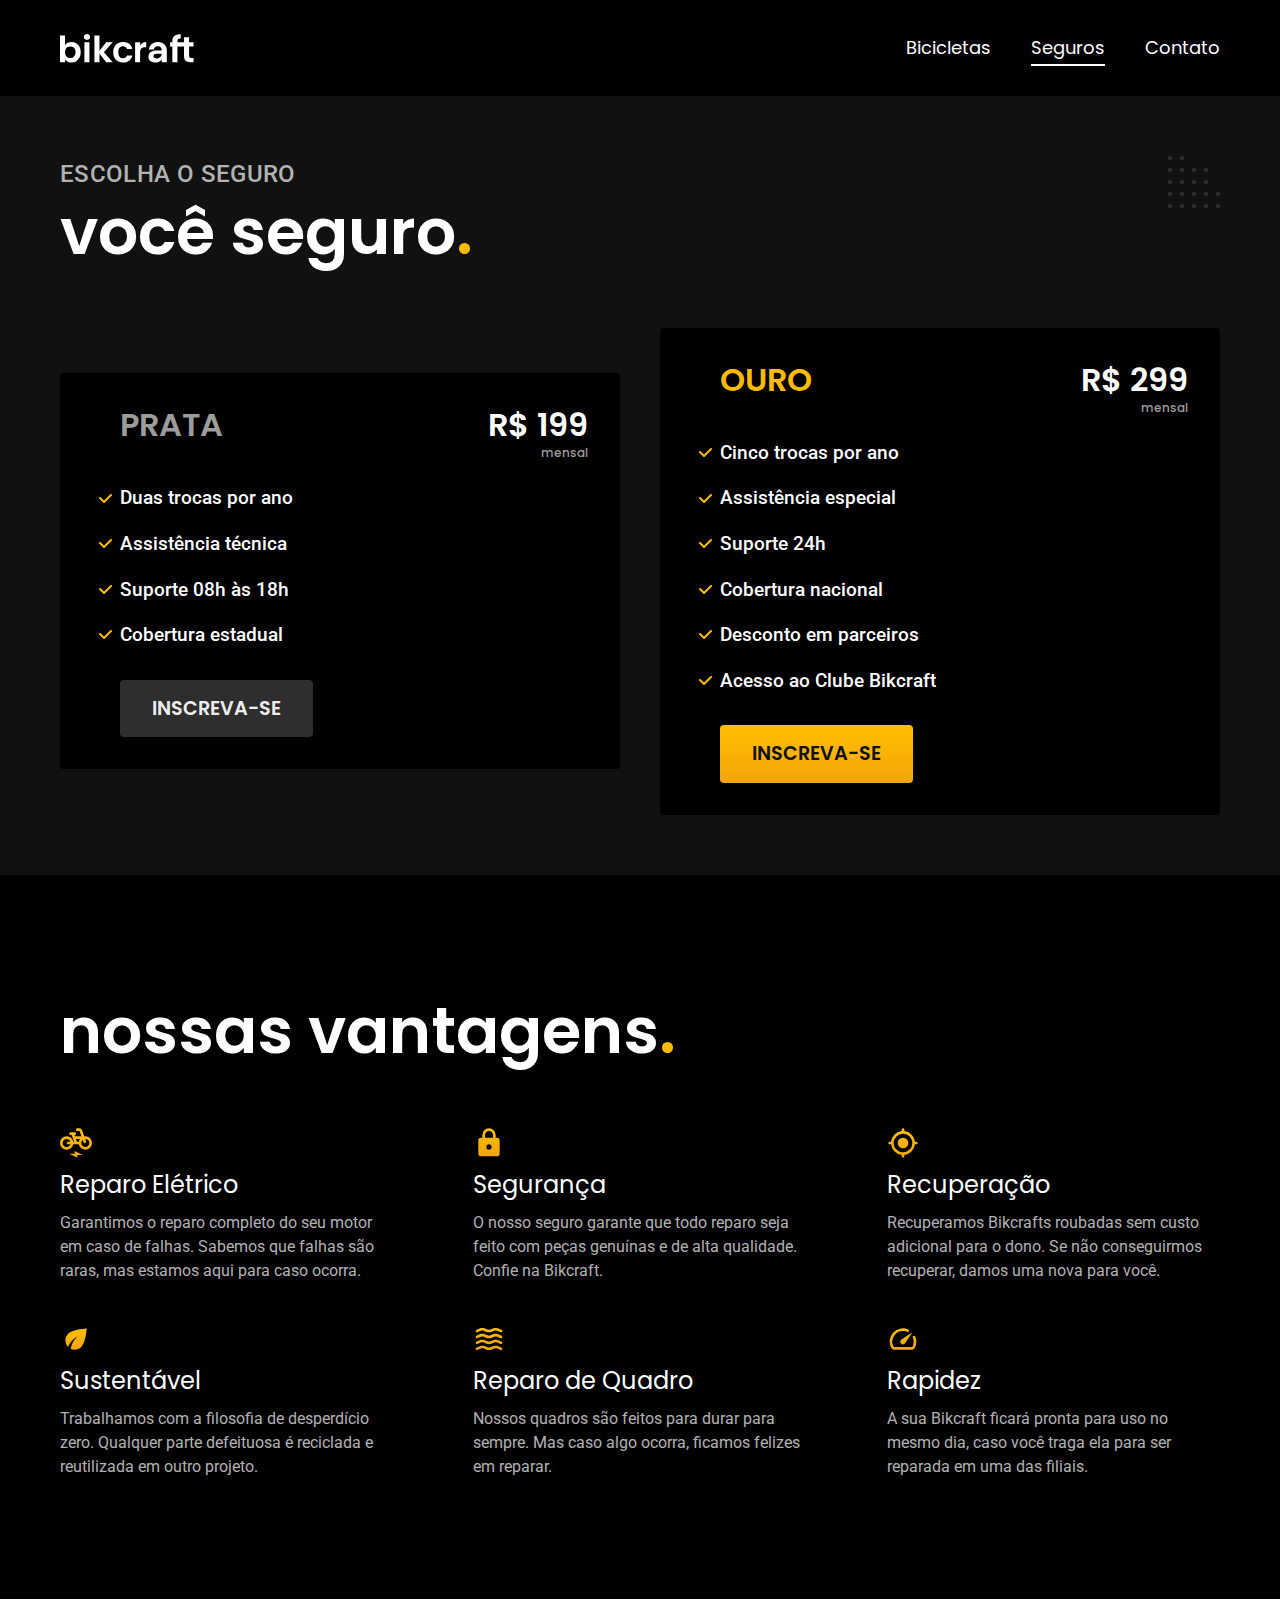
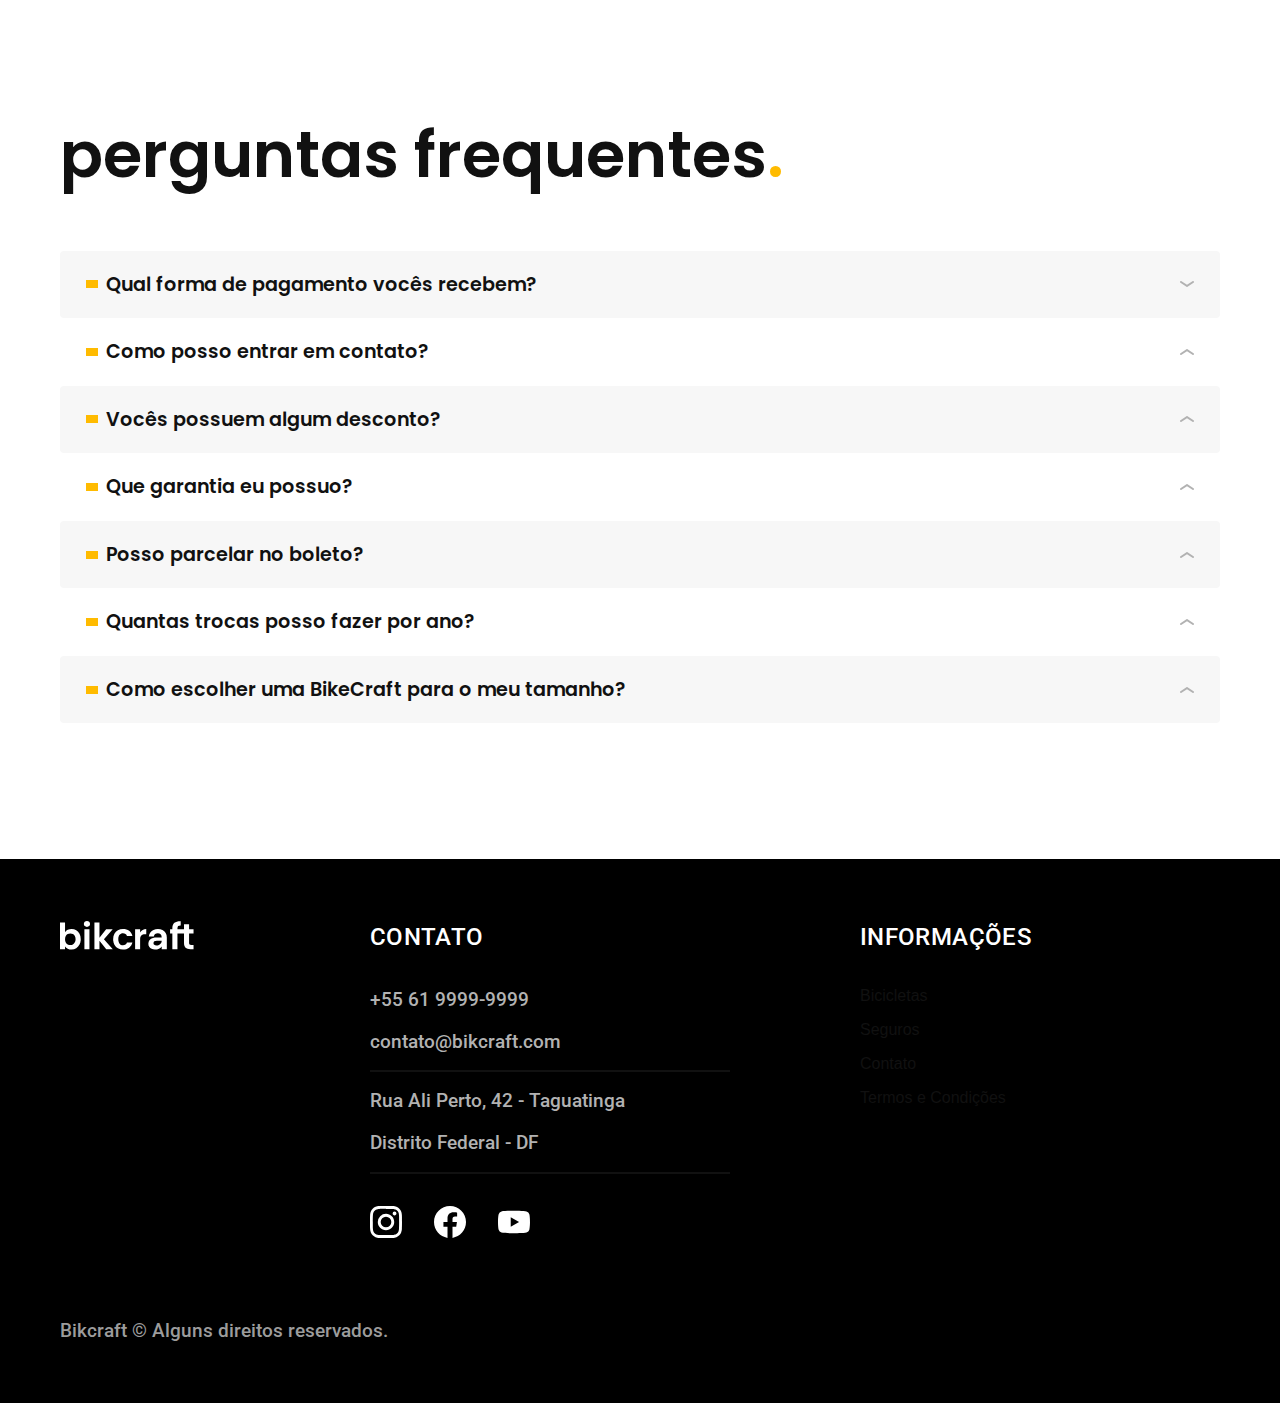
<file: seguros.html>
<!DOCTYPE html>
<html lang="pt-br">

<head>
  <meta charset="UTF-8">
  <meta name="viewport" content="width=device-width, initial-scale=1.0">
  <title>Seguros | Bikcraft</title>
  <meta name="description" content="Seguros.">

  <link rel="icon" href="./favicon.svg" type="image/svg+xml">
  <link rel="preload" href="./css/style.min.css" as="style">
  <link rel="stylesheet" href="./css/style.min.css">
  <link rel="preconnect" href="https://fonts.googleapis.com">
  <link rel="preconnect" href="https://fonts.gstatic.com" crossorigin>
  <link href="https://fonts.googleapis.com/css2?family=Merriweather:ital,wght@1,900&family=Poppins:wght@400;600&family=Roboto:ital,wght@0,500;1,400&display=swap" rel="stylesheet">



</head>

<body id="seguros">
  <header class="header-bg">
    <div class="header container">
      <a href="./index.html"><img src="./img/bikcraft.svg" alt="bikcraft"></a>
      <nav aria-label="primaria">
        <ul class="header-menu font-1-m c0">
          <li><a href="./bicicletas.html">Bicicletas</a></li>
          <li><a href="./seguros.html">Seguros</a></li>
          <li><a href="./contato.html">Contato</a></li>
        </ul>
      </nav>
    </div>
  </header>
  <main class="seguros-bg">
    <div class="titulo-bg">
      <div class="titulo container">
        <p class="font-2-l-b c5">ESCOLHA O SEGURO</p>
        <h2 class="font-1-xxl c0">você seguro<span class="p1">.</span></h2>
      </div>
    </div>
    <div class="seguros container">
      <div class="seguros-item">
        <h3 class="font-1-xl c6">PRATA</h3>
        <span class="font-1-xl c0">R$ 199<span class="font-1-xs c6">mensal</span></span>
        <ul class="font-2-m c0">
          <li>Duas trocas por ano</li>
          <li>Assistência técnica</li>
          <li>Suporte 08h às 18h</li>
          <li>Cobertura estadual</li>
        </ul>
        <a class="botao secundario" href="./orcamento.html?tipo=seguro&produto=prata">Inscreva-se</a>
      </div>
      <div class="seguros-item">
        <h3 class="font-1-xl p1">OURO</h3>
        <span class="font-1-xl c0">R$ 299<span class="font-1-xs c6">mensal</span></span>
        <ul class="font-2-m c0">
          <li>Cinco trocas por ano</li>
          <li>Assistência especial</li>
          <li>Suporte 24h</li>
          <li>Cobertura nacional</li>
          <li>Desconto em parceiros</li>
          <li>Acesso ao Clube Bikcraft</li>
        </ul>
        <a class="botao" href="./orcamento.html?tipo=seguro&produto=ouro">Inscreva-se</a>
      </div>
    </div>
  </main>
  <article class="vantagens-bg">
    <div class="vantagens container">
      <h2 class="font-1-xxl c0">nossas vantagens<span class="p1">.</span></h2>
      <ul>
        <li><img src="./img/icones/eletrica.svg" alt="">
          <h3 class="font-1-l c0">Reparo Elétrico</h3>
          <p class="font-2-s c5">Garantimos o reparo completo do seu motor em caso de falhas. Sabemos que falhas são raras, mas estamos aqui para caso ocorra.</p>
        </li>
        <li><img src="./img/icones/seguro.svg" alt="">
          <h3 class="font-1-l c0">Segurança</h3>
          <p class="font-2-s c5">O nosso seguro garante que todo reparo seja feito com peças genuínas e de alta qualidade. Confie na Bikcraft.</p>
        </li>
        <li><img src="./img/icones/rastreador.svg" alt="">
          <h3 class="font-1-l c0">Recuperação</h3>
          <p class="font-2-s c5">Recuperamos Bikcrafts roubadas sem custo adicional para o dono. Se não conseguirmos recuperar, damos uma nova para você.</p>
        </li>
        <li><img src="./img/icones/sustentavel.svg" alt="">
          <h3 class="font-1-l c0">Sustentável</h3>
          <p class="font-2-s c5">Trabalhamos com a filosofia de desperdício zero. Qualquer parte defeituosa é reciclada e reutilizada em outro projeto.</p>
        </li>
        <li><img src="./img/icones/carbono.svg" alt="">
          <h3 class="font-1-l c0">Reparo de Quadro</h3>
          <p class="font-2-s c5">Nossos quadros são feitos para durar para sempre. Mas caso algo ocorra, ficamos felizes em reparar.</p>
        </li>
        <li><img src="./img/icones/velocidade.svg" alt="">
          <h3 class="font-1-l c0">Rapidez</h3>
          <p class="font-2-s c5">A sua Bikcraft ficará pronta para uso no mesmo dia, caso você traga ela para ser reparada em uma das filiais.</p>
        </li>
      </ul>
    </div>
  </article>

  <article class="perguntas container">
    <h2 class="font-1-xxl">perguntas frequentes<span class="p1">.</span></h2>
    <dl>
      <div>
        <dt><button class="font-1-m-b" aria-control="pergunta1" aria-expanded="true">Qual forma de pagamento vocês recebem?</button></dt>
        <dd id="pergunta1" class="font-2-s c9 ativa">Aceitamos todos os cartões de crédito com bandeiras: Visa, Mastercard, Elo e American Express. Também aceitamos pagamentos via PIX e Boleto pelo PagSeguro.</dd>
      </div>
      <div>
        <dt><button class="font-1-m-b" aria-control="pergunta2" aria-expanded="false">Como posso entrar em contato?</button></dt>
        <dd id="pergunta2" class="font-2-s c9">Aceitamos todos os cartões de crédito com bandeiras: Visa, Mastercard, Elo e American Express. Também aceitamos pagamentos via PIX e Boleto pelo PagSeguro.</dd>
      </div>
      <div>
        <dt><button class="font-1-m-b" aria-control="pergunta3" aria-expanded="false">Vocês possuem algum desconto?</button></dt>
        <dd id="pergunta3" class="font-2-s c9">Aceitamos todos os cartões de crédito com bandeiras: Visa, Mastercard, Elo e American Express. Também aceitamos pagamentos via PIX e Boleto pelo PagSeguro.</dd>
      </div>
      <div>
        <dt><button class="font-1-m-b" aria-control="pergunta4" aria-expanded="false">Que garantia eu possuo?</button></dt>
        <dd id="pergunta4" class="font-2-s c9">Aceitamos todos os cartões de crédito com bandeiras: Visa, Mastercard, Elo e American Express. Também aceitamos pagamentos via PIX e Boleto pelo PagSeguro.</dd>
      </div>
      <div>
        <dt><button class="font-1-m-b" aria-control="pergunta5" aria-expanded="false">Posso parcelar no boleto?</button></dt>
        <dd id="pergunta5" class="font-2-s c9">Aceitamos todos os cartões de crédito com bandeiras: Visa, Mastercard, Elo e American Express. Também aceitamos pagamentos via PIX e Boleto pelo PagSeguro.</dd>
      </div>
      <div>
        <dt><button class="font-1-m-b" aria-control="pergunta6" aria-expanded="false">Quantas trocas posso fazer por ano?</button></dt>
        <dd id="pergunta6" class="font-2-s c9">Aceitamos todos os cartões de crédito com bandeiras: Visa, Mastercard, Elo e American Express. Também aceitamos pagamentos via PIX e Boleto pelo PagSeguro.</dd>
      </div>
      <div>
        <dt><button class="font-1-m-b" aria-control="pergunta7" aria-expanded="false">Como escolher uma BikeCraft para o meu tamanho?</button></dt>
        <dd id="pergunta7" class="font-2-s c9">Aceitamos todos os cartões de crédito com bandeiras: Visa, Mastercard, Elo e American Express. Também aceitamos pagamentos via PIX e Boleto pelo PagSeguro.</dd>
      </div>
    </dl>

  </article>

  <footer class="footer-bg">
    <div class="footer container">
      <img src="./img/bikcraft.svg" alt="Bikcraft">
      <div class="footer-contato">
        <h3 class="font-2-l-b c0">Contato</h3>
        <ul class="font-2-m c5">
          <li>+55 61 9999-9999</li>
          <li>contato@bikcraft.com</li>
          <li>Rua Ali Perto, 42 - Taguatinga</li>
          <li>Distrito Federal - DF</li>
        </ul>
        <div class="footer-redes">
          <a href="./"><img src="./img/redes/instagram.svg" alt="Instagram"></a>
          <a href="./"><img src="./img/redes/facebook.svg" alt="Facebook"></a>
          <a href="./"><img src="./img/redes/youtube.svg" alt="Youtube"></a>
        </div>
      </div>
      <div class="footer-informacoes">
        <h3 class="font-2-l-b c0">Informações</h3>
        <nav>
          <ul>
            <li><a href="./bicicletas.html">Bicicletas</a></li>
            <li><a href="./seguros.html">Seguros</a></li>
            <li><a href="./contato.html">Contato</a></li>
            <li><a href="./termos.html">Termos e Condições</a></li>
          </ul>
        </nav>
      </div>
      <p class="font-2-m c6 footer-copy">Bikcraft © Alguns direitos reservados.</p>
    </div>
  </footer>
  <script src="./js/script.js"></script>
</body>

</html>
</file>
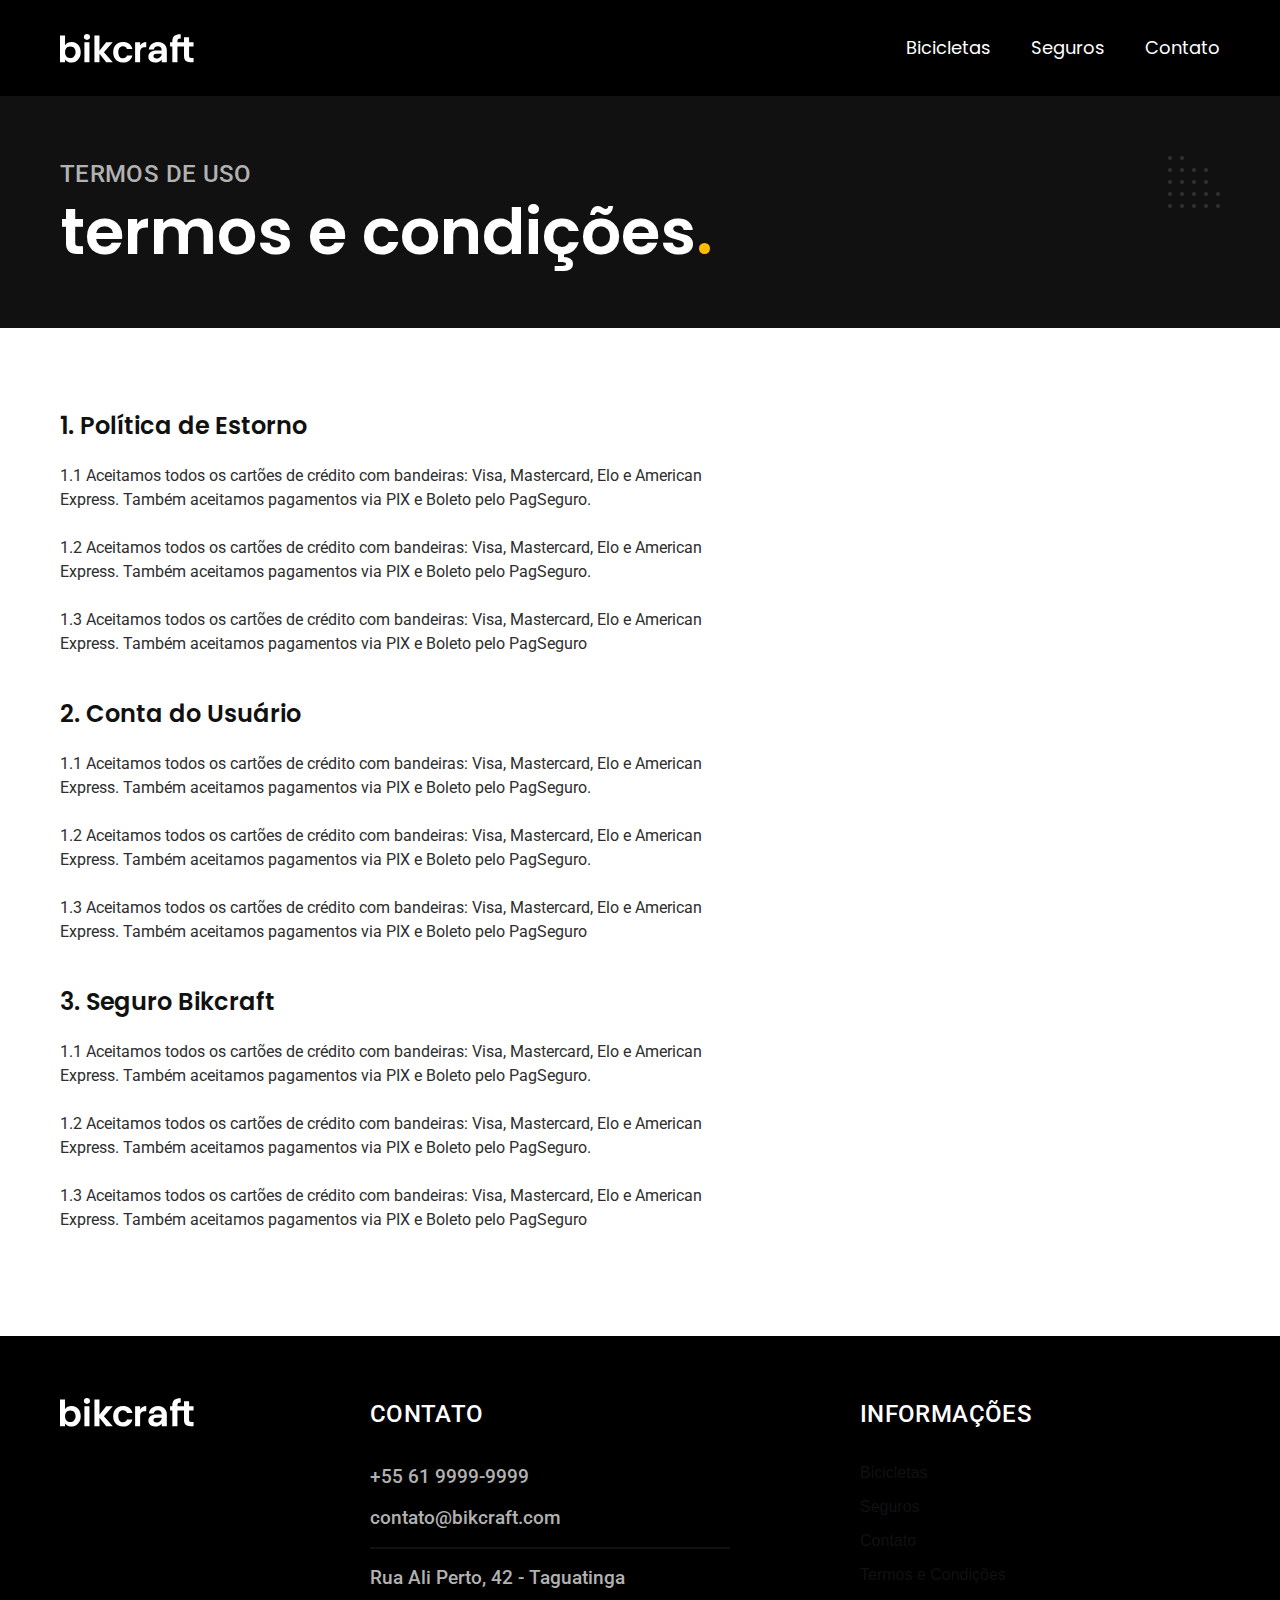
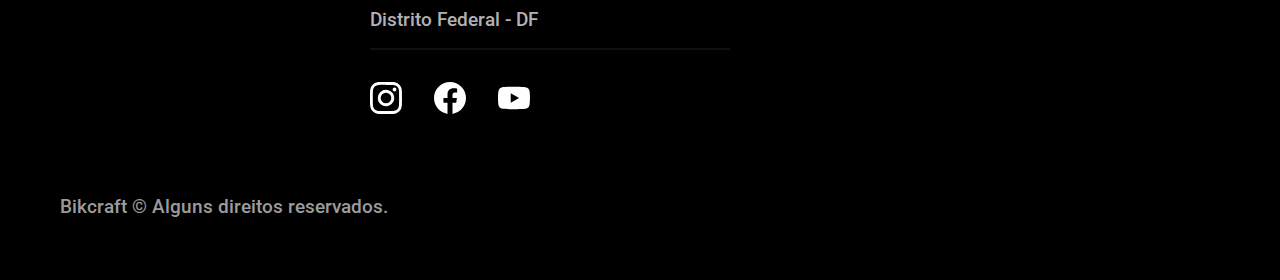
<file: termos.html>
<!DOCTYPE html>
<html lang="pt-br">

<head>
  <meta charset="UTF-8">
  <meta name="viewport" content="width=device-width, initial-scale=1.0">
  <title>Termos e Condições | Bikcraft</title>
  <meta name="description" content="Termos e condições.">

  <link rel="icon" href="./favicon.svg" type="image/svg+xml">
  <link rel="preload" href="./css/style.min.css" as="style">
  <link rel="stylesheet" href="./css/style.min.css">
  <link rel="preconnect" href="https://fonts.googleapis.com">
  <link rel="preconnect" href="https://fonts.gstatic.com" crossorigin>
  <link href="https://fonts.googleapis.com/css2?family=Merriweather:ital,wght@1,900&family=Poppins:wght@400;600&family=Roboto:ital,wght@0,500;1,400&display=swap" rel="stylesheet">



</head>

<body id="termos">
  <header class="header-bg">
    <div class="header container">
      <a href="./index.html"><img src="./img/bikcraft.svg" alt="bikcraft"></a>
      <nav aria-label="primaria">
        <ul class="header-menu font-1-m c0">
          <li><a href="./bicicletas.html">Bicicletas</a></li>
          <li><a href="./seguros.html">Seguros</a></li>
          <li><a href="./contato.html">Contato</a></li>
        </ul>
      </nav>
    </div>
  </header>
  <main>
    <div class="titulo-bg">
      <div class="titulo container">
        <p class="font-2-l-b c5">Termos de uso</p>
        <h1 class="font-1-xxl c0">termos e condições<span class="p1">.</span></h1>
      </div>
    </div>
    <div class="termos font-2-s c10 container">
      <h2 class="font-1-l c11">1. Política de Estorno</h2>
      <p>1.1 Aceitamos todos os cartões de crédito com bandeiras: Visa, Mastercard, Elo e American Express. Também aceitamos pagamentos via PIX e Boleto pelo PagSeguro.</p>
      <p>1.2 Aceitamos todos os cartões de crédito com bandeiras: Visa, Mastercard, Elo e American Express. Também aceitamos pagamentos via PIX e Boleto pelo PagSeguro.</p>
      <p>1.3 Aceitamos todos os cartões de crédito com bandeiras: Visa, Mastercard, Elo e American Express. Também aceitamos pagamentos via PIX e Boleto pelo PagSeguro</p>
      <h2 class="font-1-l c11">2. Conta do Usuário</h2>
      <p>1.1 Aceitamos todos os cartões de crédito com bandeiras: Visa, Mastercard, Elo e American Express. Também aceitamos pagamentos via PIX e Boleto pelo PagSeguro.</p>
      <p>1.2 Aceitamos todos os cartões de crédito com bandeiras: Visa, Mastercard, Elo e American Express. Também aceitamos pagamentos via PIX e Boleto pelo PagSeguro.</p>
      <p>1.3 Aceitamos todos os cartões de crédito com bandeiras: Visa, Mastercard, Elo e American Express. Também aceitamos pagamentos via PIX e Boleto pelo PagSeguro</p>
      <h2 class="font-1-l c11">3. Seguro Bikcraft</h2>
      <p>1.1 Aceitamos todos os cartões de crédito com bandeiras: Visa, Mastercard, Elo e American Express. Também aceitamos pagamentos via PIX e Boleto pelo PagSeguro.</p>
      <p>1.2 Aceitamos todos os cartões de crédito com bandeiras: Visa, Mastercard, Elo e American Express. Também aceitamos pagamentos via PIX e Boleto pelo PagSeguro.</p>
      <p>1.3 Aceitamos todos os cartões de crédito com bandeiras: Visa, Mastercard, Elo e American Express. Também aceitamos pagamentos via PIX e Boleto pelo PagSeguro</p>
    </div>

  </main>

  <footer class="footer-bg">
    <div class="footer container">
      <img src="./img/bikcraft.svg" alt="Bikcraft">
      <div class="footer-contato">
        <h3 class="font-2-l-b c0">Contato</h3>
        <ul class="font-2-m c5">
          <li>+55 61 9999-9999</li>
          <li>contato@bikcraft.com</li>
          <li>Rua Ali Perto, 42 - Taguatinga</li>
          <li>Distrito Federal - DF</li>
        </ul>
        <div class="footer-redes">
          <a href="./"><img src="./img/redes/instagram.svg" alt="Instagram"></a>
          <a href="./"><img src="./img/redes/facebook.svg" alt="Facebook"></a>
          <a href="./"><img src="./img/redes/youtube.svg" alt="Youtube"></a>
        </div>
      </div>
      <div class="footer-informacoes">
        <h3 class="font-2-l-b c0">Informações</h3>
        <nav>
          <ul>
            <li><a href="./bicicletas.html">Bicicletas</a></li>
            <li><a href="./seguros.html">Seguros</a></li>
            <li><a href="./contato.html">Contato</a></li>
            <li><a href="./termos.html">Termos e Condições</a></li>
          </ul>
        </nav>
      </div>
      <p class="font-2-m c6 footer-copy">Bikcraft © Alguns direitos reservados.</p>
    </div>
  </footer>
  <script src="./js/script.js"></script>
</body>

</html>
</file>
<file: css/style.min.css>
.container{box-sizing:border-box;max-width:1200px;padding-left:20px;padding-right:20px;margin-left:auto;margin-right:auto}body{margin:0;font-family:Arial,Helvetica,sans-serif;color:var(--cor-11)}blockquote,dd,h1,h2,h3,h4,p,ul{margin:0}ul{padding:0;list-style:none}a,button{text-decoration:none;color:inherit}img{max-width:100%;height:auto;display:block}img[src$=".jpg"]{border-radius:4px}.font-1-xxl{font:600 4rem/1.125 Poppins,sans-serif}.font-1-xl{font:600 2rem/1.25 Poppins,sans-serif}.font-1-l{font:400 1.5rem/1.5 Poppins,sans-serif}.font-2-l{font:400 1.5rem/1.5 Roboto,sans-serif}.font-2-l-b{font:500 1.5rem/1.5 Roboto,sans-serif;text-transform:uppercase;letter-spacing:.015em}.font-1-m{font:400 1.125rem/1.33 Poppins,sans-serif}.font-1-m-b{font:600 1.2rem/1.33 Poppins,sans-serif}.font-2-m{font:500 1.2rem/1.33 Roboto,sans-serif}.font-1-s{font:400 1rem/1.5 Poppins,sans-serif}.font-2-s{font:400 1rem/1.5 Roboto,sans-serif}.font-2-xs{font:400 0.875rem/1.43 Roboto,sans-serif}.font-1-xs{font:500 0.75rem/1.35 Poppins,sans-serif}@media (max-width:1200px){.font-1-xxl{font-size:3rem}.font-2-l,.font-2-l-b{font-size:1.25rem}}@media (max-width:800px){.font-1-xxl{font-size:2rem}.font-1-xl,.font-2-xl{font-size:1.5rem}}:root{--cor-0:#ffffff;--cor-1:#f7f7f7;--cor-2:#ededed;--cor-3:#dedede;--cor-4:#cccccc;--cor-5:#b2b2b2;--cor-6:#9c9c9c;--cor-7:#717171;--cor-8:#595959;--cor-9:#404040;--cor-10:#2e2e2e;--cor-11:#111111;--cor-12:#000000;--cor-p1:#ffbb00;--cor-p2:#e5a30b;--cor-p3:#a66f00;--cor-p4:#664400;--cor-p5:#332200}.c0{color:var(--cor-0)}.c1{color:var(--cor-1)}.c2{color:var(--cor-2)}.c3{color:var(--cor-3)}.c4{color:var(--cor-4)}.c5{color:var(--cor-5)}.c6{color:var(--cor-6)}.c7{color:var(--cor-7)}.c8{color:var(--cor-8)}.c9{color:var(--cor-9)}.c10{color:var(--cor-10)}.c11{color:var(--cor-11)}.c12{color:var(--cor-12)}.p1{color:var(--cor-p1)}.p2{color:var(--cor-p2)}.p3{color:var(--cor-p3)}.p4{color:var(--cor-p4)}.p5{color:var(--cor-p5)}.botao{display:inline-block;padding:16px 32px;max-width:max-content;background:linear-gradient(#ffbf00,#f2a50c);border-radius:4px;box-shadow:0 1px 2px rgba(0,0,.1);text-transform:uppercase;font:600 1.2rem/1.33 Poppins,sans-serif;border:none;cursor:pointer}.botao:hover{background:linear-gradient(#ffb60d,#e58317)}.botao.secundario{background:var(--cor-10);color:var(--cor-2)}.botao.secundario:hover{background:var(--cor-9)}.botao.seta{display:flex;align-items:center}.botao.seta::after{content:"";display:inline-block;width:18px;height:10px;margin-left:12px;background:url("../img/icones/seta.svg");transition:transform .2s}.botao.seta:hover::after{transform:translateX(4px)}@media (max-width:600px){.botao{padding:12px 16px;font-size:1rem}}.link{display:inline-block;color:var(--cor-p1);font:500 1.5rem/1.5 Poppins,sans-serif;text-transform:uppercase}.link::after{content:"";display:block;width:100%;height:4px;background-color:currentColor}.link::hover{color:var(--cor-0)}.titulo-bg{padding-top:60px;padding-bottom:60px;background-color:var(--cor-11)}.titulo{background:url("../img/dec/top-right.svg") no-repeat top right 20px}.titulo p{margin-bottom:4px}@media (max-width:800px){.titulo-bg{padding-top:40px;padding-bottom:40px}.titulo p{font-size:1rem;text-transform:lowercase;font-weight:400}}.header-bg{background-color:var(--cor-12)}.header{display:flex;flex-wrap:wrap;gap:20px;justify-content:space-between;align-items:center;padding-top:20px;padding-bottom:20px}.header-menu{display:flex;flex-wrap:wrap;gap:40px}.header-menu a{display:inline-block;padding:16px 0;position:relative}.header-menu a::after{content:"";display:block;height:2px;width:0;background:var(--cor-0);margin-top:4px;transition:.3s;position:absolute}.header-menu a.ativo::after,.header-menu a:hover::after{width:100%}@media (max-width:800px){.header-menu{gap:20px}.header-menu a{background:var(--cor-11);padding:12px 16px;border-radius:4px}.header-menu a:hover{background-color:var(--cor10)}.header a:after{display:none}}@media (max-width:600px){.header-menu{gap:12px}.header-menu a{padding:8px 12px;font-size:14px}}.introducao-bg{background:var(--cor-12) url("../img/dec/bottom-left.svg") no-repeat bottom 160px left 20px;box-shadow:inset 0 -120px var(--cor-0)}.introducao{display:grid;grid-template-columns:1fr 1fr;gap:0 40px}.introducao-conteudo{align-self:end;padding-bottom:200px}.introducao img{width:100%;height:100%;object-fit:cover;border-radius:4px}.introducao h1{margin-bottom:32px}.introducao p{margin-bottom:20px}@media (max-width:800px){.introducao-bg{background:var(--cor-11);padding-top:40px;box-shadow:inset 0 -60px var(--cor-0)}.introducao{grid-template-columns:1fr;gap:32px}.introducao-conteudo{padding-bottom:0}.introducao h1{margin-bottom:16px}.introducao img{height:300px}}.bicicletas-lista{padding-top:60px;padding-bottom:120px}.bicicletas-lista h2{margin-bottom:40px}.bicicletas-lista ul{display:flex;gap:40px;padding:0 20px 20px 20px;max-width:1400px;margin-left:auto;margin-right:auto;overflow-x:scroll}#bicicletas ul{padding:0 0 20px 0}.bicicletas-lista li{min-width:280px}.bicicletas-lista a{display:block}.bicicletas-lista img{margin-bottom:16px}.bicicletas-lista h3{margin-bottom:8px;display:flex;align-items:center}.bicicletas-lista h3::before{content:"";display:inline-block;height:8px;width:12px;margin-right:8px;background-color:var(--cor-p1);transition:widht .2s}.bicicletas-lista a:hover h3::before{width:24px}.bicicletas-lista li span{padding-left:20px}@media (max-width:800px){.bicicletas-lista{padding-bottom:60px}.bicicletas-lista ul{gap:20px}}.tecnologia-bg{background:var(--cor-11);box-shadow:inset 0 -80px var(--cor-0),inset 0 80px var(--cor-0)}.tecnologia{display:grid;grid-template-columns:1fr 1fr;gap:40px}.tecnologia-imagem img{width:100%;height:100%;object-fit:cover;object-position:left}.tecnologia-conteudo{padding-top:160px;padding-bottom:160px}.tecnologia-conteudo>span{display:block;margin-bottom:20px}.tecnologia-conteudo h2{margin-bottom:20px}.tecnologia-conteudo>p{margin-bottom:20px}.tecnologia-conteudo a{margin-bottom:80px}.tecnologia-vantagem{display:flex;gap:40px}.tecnologia-vantagens{margin-bottom:8px}.tecnologia-vantagens h3{margin-bottom:8px;width:max-content}.tecnologia-vantagens img{width:24px}@media (max-width:800px){.tecnologia-bg{box-shadow:initial}.tecnologia{grid-template-columns:1fr}.tecnologia-conteudo{padding-top:60px;padding-bottom:60px}.tecnologia-imagem{display:none}.tecnologia a{margin-bottom:60px}}@media (max-width:600px){.tecnologia-vantagens{flex-direction:column}}.parceiros{padding-top:60px;padding-bottom:120px}.parceiros h2{margin-bottom:60px}.parceiros ul{padding:0 20px;max-width:1400px;display:grid;grid-template-columns:repeat(4,1fr);margin:0 auto}.parceiros li{display:flex;padding:32px;border-left:2px solid var(--cor-2)}.parceiros li:first-child,.parceiros li:nth-child(5){border-left:none}.parceiros li:nth-child(n+5){border-top:2px solid var(--cor-2)}.parceiros li img{margin:auto}@media (max-width:800px){.parceiros{padding-bottom:60px}.parceiros li{display:flex;padding:20px}.parceiros h2{margin-bottom:60px}.parceiros ul{grid-template-columns:repeat(2,1fr)}.parceiros li:nth-child(n+3){border-top:2px solid var(--cor-2)}.parceiros li:nth-child(odd){border-left:none}}.depoimento{display:grid;grid-template-columns:1fr 1fr;background-color:var(--cor-p1);overflow:hidden}.depoimento img{width:100%;height:100%;object-fit:cover;border-radius:0}.depoimento-conteudo{padding:40px 40px 80px 80px;align-self:end;background:url("../img/dec/bottom-right-p.svg") no-repeat bottom 40px right 40px}.depoimento-conteudo p{max-width:32ch;font-family:Merriweather,serif;font-style:italic;font-weight:900;margin-bottom:32px;position:relative}.depoimento p::after,.depoimento p::before{font-size:5rem;color:var(--cor-p2);position:absolute}.depoimento p::before{content:"“";left:-50px;top:-20px}.depoimento p::after{content:"”"}@media (min-width:1200px){.depoimento img{max-height:520px}}@media (max-width:800px){.depoimento{grid-template-columns:1fr;text-align:center}.depoimento img{max-height:200px}.depoimento-conteudo{padding:40px 20px;justify-self:center}}.seguros-bg{background:var(--cor-11)}.seguros{padding-top:60px;padding-bottom:60px;display:grid;grid-template-columns:1fr 1fr;gap:40px;align-items:center}#seguros .seguros{padding-top:0}.seguros h2{grid-column:1/-1}.seguros-item{background-color:var(--cor-12);padding:32px 32px 32px 60px;display:grid;grid-template-columns:1fr auto;border-radius:4px}.seguros-item h3{margin-bottom:40px}.seguros-item span{grid-column:2;display:block;text-align:right}.seguros-item ul{grid-column:1/-1;margin-bottom:32px}.seguros-item li{display:flex;align-items:center;position:relative}.seguros-item li+li{margin-top:20px}.seguros-item li::before{content:"";display:inline-block;width:13px;height:9px;background-image:url(../img/icones/lista.svg);position:absolute;left:-21px}.seguros-item a{grid-column:1/-1}@media (max-width:800px){.seguros{grid-template-columns:1fr}}.footer-bg{background:var(--cor-12)}.footer{display:grid;grid-template-columns:3fr 5fr 4fr;gap:40px;padding-top:60px;padding-bottom:60px}.footer h3{margin-bottom:32px}.footer-contato ul{margin-bottom:32px}.footer-contato li:nth-child(2n):after{content:"";display:block;max-width:360px;height:2px;background:var(--cor-11);margin-top:16px}.footer li{margin-bottom:16px}.footer-redes{display:flex;gap:32px}.footer a:hover{color:var(--cor-0)}.footer-copy{grid-column:1/-1;margin-top:40px}@media (max-width:800px){.footer>img{display:none}.footer{grid-template-columns:1fr 1fr}}@media (max-width:600px){.footer{grid-template-columns:1fr;gap:60px}.footer-copy{margin-top:0}}.termos{padding-top:80px;padding-bottom:80px}.termos h2{font-weight:600;margin-bottom:20px}.termos p+h2{margin-top:40px}.termos p{max-width:75ch;margin-bottom:24px}.bicicletas-bg{background:linear-gradient(to right,var(--cor-0) 30%,var(--cor-11) 0)}.bicicletas{display:grid;grid-template-columns:1fr 1fr;gap:40px;padding-top:60px;padding-bottom:60px;background:url("../img/dec/top-right.svg") no-repeat top 40px right 20px}.bicicletas-imagem{display:grid}.bicicletas-imagem img{grid-area:1/1}.bicicletas-imagem span{grid-area:1/1;place-self:start end;margin-top:20px;background:var(--cor-12);display:inline-block;padding:8px 16px 8px 16px;border-radius:4px 0 0 4px}.bicicletas-conteudo{display:grid;grid-template-columns:1fr auto;align-content:start}.bicicletas h2,.bicicletas p{grid-column:1/-1}.bicicletas h2{margin-bottom:20px}.bicicletas h2::before{content:"";display:block;width:12px;height:8px;background-color:var(--cor-p1);margin-bottom:8px}.bicicletas p{margin-bottom:32px}.bicicletas a{place-self:end}.bicicletas li{display:flex;align-items:center}.bicicletas ul{display:grid;gap:16px}.bicicletas-conteudo img{width:24px;margin-right:8px}@media (max-width:800px){.bicicletas-bg{background:var(--cor-11)}.bicicletas{grid-template-columns:1fr;gap:20px;padding-top:40px;padding-bottom:40px}}@media (max-width:600px){.bicicletas-conteudo{grid-template-columns:1fr}.bicicletas ul{font-size:1rem;grid-template-columns:1fr 1fr;margin-bottom:32px}.bicicletas a{place-self:start}}.vantagens-bg{background:var(--cor-12)}.vantagens{padding-top:120px;padding-bottom:120px}.vantagens h2{margin-bottom:60px}.vantagens ul{display:grid;grid-template-columns:repeat(auto-fit,minmax(280px,max-content));gap:40px 80px}.vantagens h3,.vantagens img{margin-bottom:8px}@media (max-width:800px){.vantagens{padding-top:60px;padding-bottom:60px}.vantagens h2{margin-bottom:40px}.vantagens ul{gap:20px}}.perguntas{padding-top:120px;padding-bottom:120px}.perguntas h2{margin-bottom:60px}.perguntas dl>div{padding:20px;border-radius:4px}.perguntas dl>div:nth-child(odd){background-color:var(--cor-1)}.perguntas button{display:grid;grid-template-columns:auto 1fr auto;align-items:center;gap:8px;cursor:pointer;border:none;background:0 0;width:100%;text-align:left}.perguntas button::before{content:"";display:inline-block;width:12px;height:8px;background-color:var(--cor-p1)}.perguntas button::after{content:"";display:inline-block;width:14px;height:6px;background-image:url("../img/icones/seta-abrir.svg");transition:.2s}.perguntas button:hover::after,.perguntas button[aria-expanded=true]::after{transform:rotate(180deg)}.perguntas dd{display:none}.js .perguntas dd.ativa{display:block}.perguntas dd{padding-left:20px;padding-top:16px;max-width:80ch}@media (max-width:800px){.perguntas{padding-top:60px;padding-bottom:60px}.perguntas h3{margin-bottom:40px}}.bicicleta{display:grid;grid-template-columns:1fr 1fr;align-items:start;gap:40px;padding-top:60px;padding-bottom:60px}#bicicleta .titulo p{text-transform:uppercase}.bicicleta-imagens{display:flex;flex-wrap:wrap;gap:20px}.bicicleta-imagens img{flex:1;min-width:200px}.bicicleta-imagens img:first-child{min-width:100%}.bicicleta-conteudo>p{margin-bottom:32px}.bicicleta-comprar{display:grid;grid-template-columns:max-content auto;align-items:center;justify-items:start;gap:8px 12px;margin-bottom:40px}.bicicleta-comprar a{grid-row:span 2}.bicicleta-comprar span{display:flex;align-items:center;background-color:var(--cor-12);gap:8px;padding:4px 8px;border-radius:4px}.bicicleta-conteudo h2{text-transform:uppercase;letter-spacing:.015em;margin-bottom:12px}.bicicleta-ficha,.bicicleta-informacoes{padding:32px;border-radius:4px;background-color:var(--cor-12)}.bicicleta-informacoes{margin-bottom:40px;display:grid;grid-template-columns:1fr 1fr;gap:40px}.bicicleta-informacoes img{width:24px;margin-bottom:8px}.bicicleta-informacoes h3{margin-bottom:8px}.bicicleta-ficha li{padding:4px 0;display:flex;justify-content:space-between;border-bottom:1px solid var(--cor-11)}.bicicleta-ficha li:last-child{border-bottom:none}.bicicleta-ficha li>span{color:var(--cor-6)}@media (max-width:800px){.bicicleta{grid-template-columns:1fr;padding-top:40px;padding-bottom:40px}.bicicleta-imagens{grid-row:2}}@media (max-width:400px){.bicicleta-comprar,.bicicleta-informacoes{grid-template-columns:1fr}}.seguro-bg{background-color:var(--cor-11);box-shadow:inset 0 120px var(--cor-0),inset 0 -120px var(--cor-12)}.seguro{display:grid;grid-template-columns:1fr 1fr;gap:40px}.seguro-imagem img{width:100%;height:100%;object-fit:cover}.seguro-conteudo{padding-top:180px;padding-bottom:180px}.seguro-imagem img{width:100%;height:100%;object-fit:cover}.seguro h2{margin-bottom:32px}.seguro p{margin-bottom:20px}@media (max-width:800px){.seguro-bg{box-shadow:inset 0 -60px var(--cor-12)}.seguro{grid-template-columns:1fr}.seguro-conteudo{grid-row:1;padding-top:40px;padding-bottom:0}.seguro-imagem{height:200px}}#contato{background:linear-gradient(var(--cor-11) 600px,var(--cor-1) 0)}.contato{display:grid;grid-template-columns:5fr 7fr}.contato-dados,.contato-formulario{padding:60px;box-shadow:0 1px 2px rgba(0,0,0,.1);margin-bottom:200px}.contato-dados{border-radius:5px 0 0 5px;background:var(--cor-12) url("../img/dec/bottom-left.svg") no-repeat bottom 20px left 20px}.contato-formulario{border-radius:0 5px 5px 0;background:var(--cor-0) url("../img/dec/bottom-right.svg") no-repeat bottom 20px right 20px}.contato-dados h2{margin-bottom:60px}.contato-endereco{margin-bottom:32px;padding-left:28px;background:url(../img/icones/local.svg) no-repeat 0 2px}.contato-endereco p{margin-bottom:8px}.contato-meios a{display:block;max-width:max-content;margin-bottom:8px;padding-left:28px}.contato-meios a:hover{color:var(--cor-0)}.contato-meios a:first-child{background:url(../img/icones/email.svg) no-repeat 0 2px}.contato-meios a:nth-child(2){margin-bottom:32px}.contato-meios a:nth-child(3){background:url(../img/icones/telefone.svg) no-repeat 0 2px;margin-bottom:60px}.contato-redes{display:flex;gap:32px;padding-left:28px}@media (max-width:800px){.contato{grid-template-columns:1fr}.contato-dados,.contato-formulario{padding:20px}.contato-dados{background:var(--cor-12);border-radius:5px 5px 0 0}.contato-formulario{border-radius:0 0 5px 5px}.contato-dados h2,.contato-meios a:nth-child(3){margin-bottom:32px}.contato-redes{margin-bottom:12px}}.lojas{display:grid;grid-template-columns:1fr 1fr;gap:0 40px;padding-top:120px;padding-bottom:120px}.lojas h2{grid-column:1/-1;margin-bottom:60px}.lojas img{border-radius:4px 4px 0 0}.lojas-item{border-radius:4px;background:var(--cor-0);box-shadow:0 1px 2px rgba(0,0,0,.1)}.lojas-conteudo{display:grid;grid-template-columns:1fr 1fr;gap:32px 16px;padding:32px}.lojas-conteudo h3,.lojas-tempo{grid-column:1/-1}.lojas-dados{display:grid;gap:8px;border-left:2px solid var(--cor-2);padding-left:12px}.lojas-tempo{display:flex;align-items:center;gap:8px}@media (max-width:800px){.lojas{gap:20px;padding-top:60px;padding-bottom:60px}.lojas h2{margin-bottom:32px}.lojas-conteudo{grid-template-columns:1fr}}@media (max-width:800px){.lojas{grid-template-columns:1fr}}.form{display:grid;grid-template-columns:1fr 1fr;gap:20px}.form label{display:block;font:400 1rem 1.5 Poppins,sans-serif;margin-bottom:4px}.form input[type=email],.form input[type=text],.form textarea{font:400 1rem 1.5 Roboto,sans-serif;background:var(--cor-1);border:1px solid var(--cor-2);padding:12px;border-radius:4px;width:100%;box-sizing:border-box}.form input[type=email]:focus,.form input[type=text]:focus,.form textarea:focus{outline:0;border-color:var(--cor-p1);background:var(--cor-0);box-shadow:0 0 2px #fea}.form .col-2{grid-column:span 2}@media (max-width:600px){.form{grid-template-columns:1fr}.form col-2{grid-column:1}}#orcamento{background:linear-gradient(var(--cor-11) 600px,var(--cor-1) 0)}.orcamento{display:grid;grid-template-columns:5fr 7fr;padding-bottom:120px}.orcamento h2{text-transform:uppercase;position:relative;display:flex;align-items:center}.orcamento h2::before{content:"";display:inline-block;width:4px;height:8px;background-color:var(--cor-p1);position:absolute;left:-12px}.orcamento-dados,.orcamento-produto{padding:60px;box-shadow:0 1px 2px rgba(0,0,0,.1)}.orcamento-produto{border-radius:5px 0 0 5px;background:var(--cor-12) url("../img/dec/bottom-left.svg") no-repeat bottom 20px left 20px;display:grid;grid-template-columns:1fr 1fr;gap:20px;align-content:start}.orcamento-produto label{font:400 1rem/1.5 Poppins,sans-serif;color:var(--cor-4);background-color:var(--cor-10);padding:12px 16px;border-radius:4px;cursor:pointer;display:grid;grid-template-columns:auto 1fr auto;align-items:center;border:1px solid var(--cor-10)}.orcamento-produto label::before{content:"";display:inline-block;box-sizing:border-box;width:12px;height:12px;border:1px solid var(--cor-6);border-radius:50%;margin-right:8px}.orcamento-produto input:checked+label::before{border-color:var(--cor-7);box-shadow:inset 0 0 0 3px var(--cor-0),inset 0 0 0 6px var(--cor-7)}.orcamento-produto label:hover{background-color:var(--cor-9);border-color:var(--cor-9)}.orcamento-produto input:focus+label{border-color:1px solid var(--cor-12);box-shadow:0 0 0 2px var(--cor-p1)}.orcamento-produto label span{display:none}.orcamento-produto input:checked+label span{display:inline-block}.orcamento-produto input{opacity:0;position:absolute;pointer-events:none}.orcamento-produto input:checked+label{background:var(--cor-0);color:var(--cor-11)}.orcamento-produto>*{grid-column:1/-1}.orcamento-produto>label{grid-column:initial}.orcamento-dados{border-radius:0 5px 5px 0;background:var(--cor-0) url("../img/dec/bottom-right.svg") no-repeat bottom 20px right 20px}.orcamento-conteudo h2,.orcamento-dados h2:nth-of-type(n+2){margin-top:20px}#bikcraft:checked~#orcamento-bikcraft,#seguro:checked~#orcamento-seguro{display:grid;gap:20px}.orcamento-conteudo{display:none}.orcamento-detalhes{display:none;background:var(--cor-0);padding:20px;grid-template-columns:1fr 1fr;border-radius:4px;align-items:center}.orcamento-detalhes li{display:flex;align-items:center;margin-bottom:8px}.orcamento-detalhes li img{width:16px;margin-right:8px}.orcamento-produto input:checked+label+.orcamento-detalhes{display:grid}@media (max-width:1200px){.orcamento-dados,.orcamento-produto{padding:32px}}@media (max-width:800px){.orcamento{grid-template-columns:1fr}.orcamento-produto{border-radius:5px 5px 0 0;background:var(--cor-12)}.orcamento-dados{border-radius:0 0 5px 5px}}@media (max-width:400px){.orcamento-produto{grid-template-columns:1fr}}
</file>
